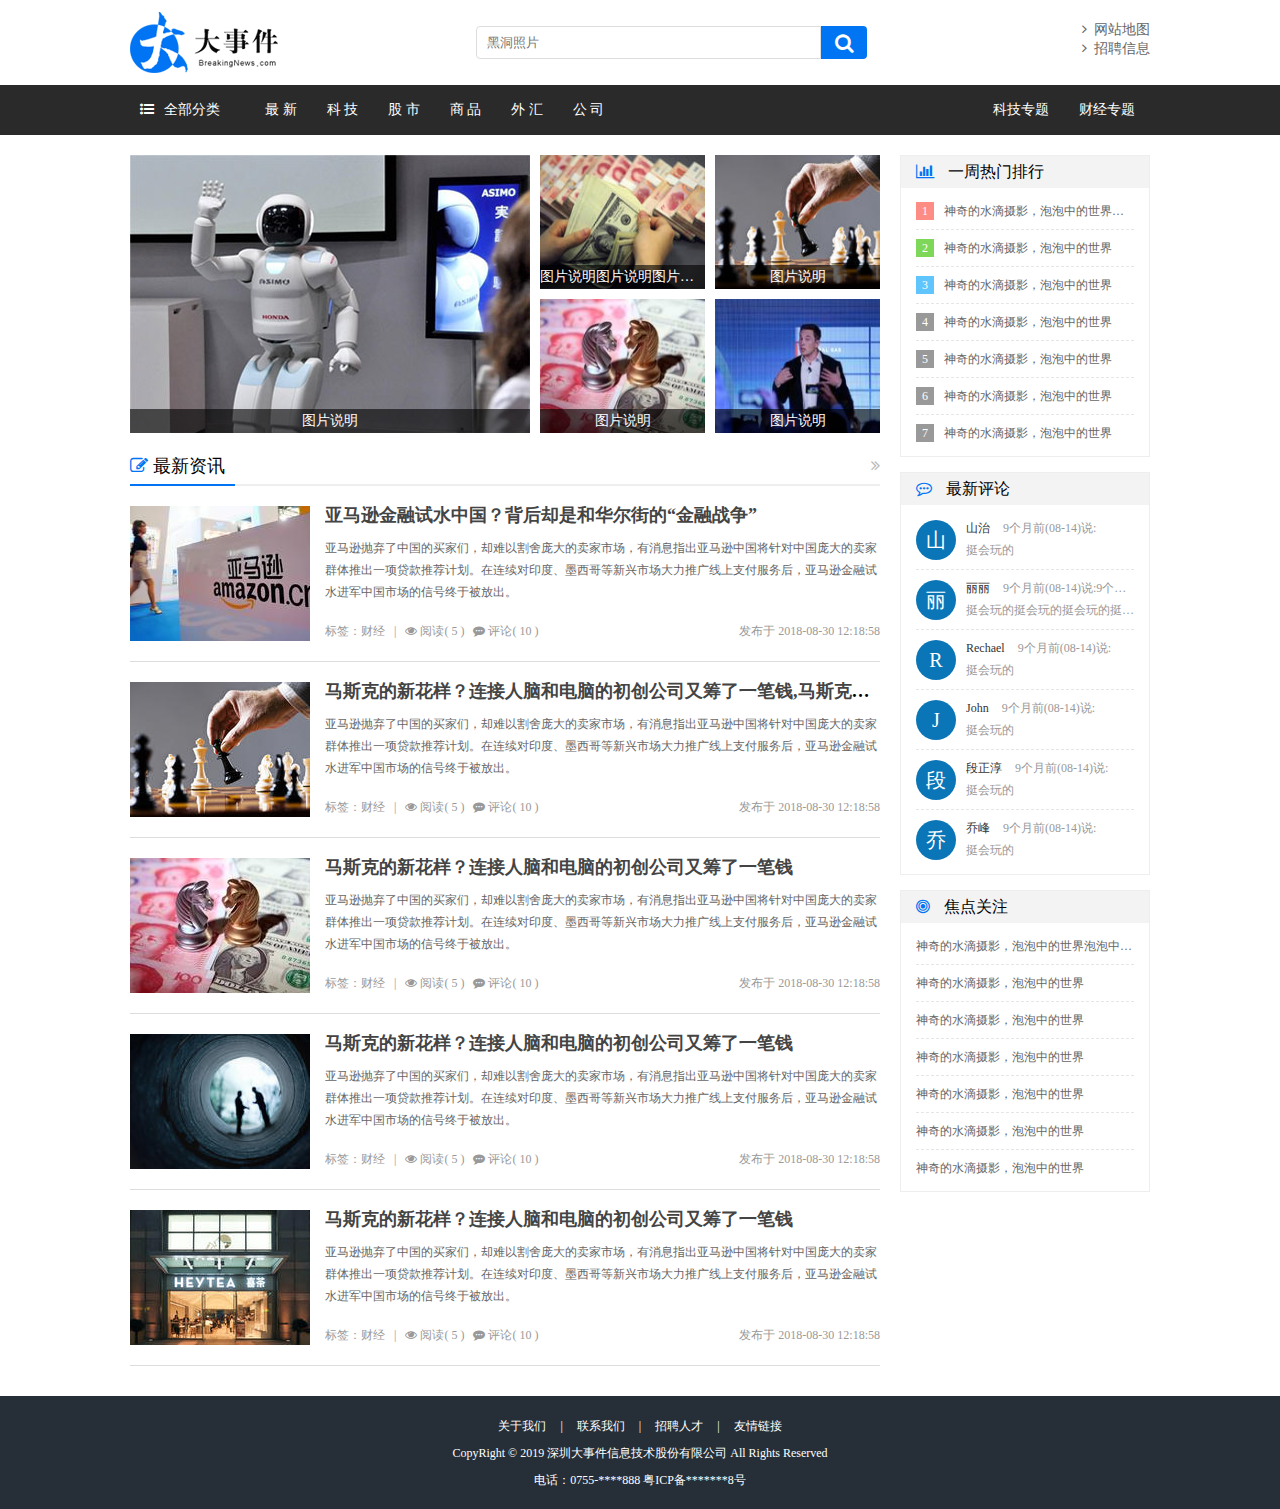
<file: index.html>
<!DOCTYPE html>
<html lang="en">

<head>
    <meta charset="UTF-8">
    <meta name="viewport" content="width=device-width, initial-scale=1.0">
    <meta http-equiv="X-UA-Compatible" content="ie=edge">
    <title>大事件-首页</title>
    <link rel="stylesheet" href="css/reset.css">
    <link rel="stylesheet" href="css/font-awesome.min.css">
    <link rel="stylesheet" href="css/main.css">
</head>

<body>
    <div class="header">
        <a href="#" class="logo fl"><img src="images/logo.png" alt="logo"></a>
        <div class="search_form fl">
            <input type="text" class="search_txt" placeholder="黑洞照片">
            <button class="search_btn"><i class="fa fa-search"></i></button>
        </div>
        <div class="link_info fr">
            <a href="#"><i class="fa fa-angle-right"></i>&nbsp;&nbsp;网站地图</a><br>
            <a href="#"><i class="fa fa-angle-right"></i>&nbsp;&nbsp;招聘信息</a>
        </div>
    </div>

    <div class="menu_con">
        <div class="menu">
            <div class="menu_collapse fl">
                <a href="javascript:;" class="level_one"><i class="fa fa-list-ul"></i>全部分类</a>
                <ul class="level_two">
                    <li class="up"></li>
                    <li><a href="./list.html">最 新</a></li>
                    <li><a href="./list.html">科 技</a></li>
                    <li><a href="./list.html">股 市</a></li>
                    <li><a href="./list.html">商 品</a></li>
                    <li><a href="./list.html">外 汇</a></li>
                    <li><a href="./list.html">公 司</a></li>
                </ul>
            </div>
            <ul class="left_menu fl">
                <li><a href="#">最 新</a></li>
                <li><a href="#">科 技</a></li>
                <li><a href="#">股 市</a></li>
                <li><a href="#">商 品</a></li>
                <li><a href="#">外 汇</a></li>
                <li><a href="#">公 司</a></li>
            </ul>
            <ul class="right_menu fr">
                <li><a href="#">科技专题</a></li>
                <li><a href="#">财经专题</a></li>
            </ul>
        </div>
    </div>

    <div class="main_con clearfix">
        <div class="left_con">
            <ul class="focus_list">
                <li class="first">
                    <a href="#"><img src="images/pic01.jpg" alt=""></a>
                    <p>图片说明</p>
                </li>
                <li>
                    <a href="#"><img src="images/pic02.jpg" alt=""></a>
                    <p>图片说明图片说明图片说明图片说明图片说明图片说明图片说明图片说明图片说明</p>
                </li>
                <li>
                    <a href="#"><img src="images/pic03.jpg" alt=""></a>
                    <p>图片说明</p>
                </li>
                <li>
                    <a href="#"><img src="images/pic05.jpg" alt=""></a>
                    <p>图片说明</p>
                </li>
                <li>
                    <a href="#"><img src="images/pic06.jpg" alt=""></a>
                    <p>图片说明</p>
                </li>
            </ul>

            <div class="common_title">
                <h3><i class="fa fa-edit"></i> 最新资讯</h3>
                <a href="#" class="more"><i class="fa fa-angle-double-right"></i></a>
            </div>

            <div class="common_news">
                <div class="common_news_list">
                    <a href="#" class="list_pic"><img src="images/pic09.jpg" alt=""></a>
                    <h4><a href="#">亚马逊金融试水中国？背后却是和华尔街的“金融战争” </a></h4>
                    <p>亚马逊抛弃了中国的买家们，却难以割舍庞大的卖家市场，有消息指出亚马逊中国将针对中国庞大的卖家群体推出一项贷款推荐计划。在连续对印度、墨西哥等新兴市场大力推广线上支付服务后，亚马逊金融试水进军中国市场的信号终于被放出。
                    </p>
                    <div class="new_info">
                        <span>标签：财经&nbsp;&nbsp;&nbsp;|&nbsp;&nbsp;&nbsp;<i class="fa fa-eye"></i>&nbsp;阅读( 5
                            )&nbsp;&nbsp;&nbsp;<i class="fa fa-commenting"></i>&nbsp;评论( 10 )</span>
                        <b>发布于 2018-08-30 12:18:58</b>
                    </div>
                </div>

                <div class="common_news_list">
                    <a href="#" class="list_pic"><img src="images/pic03.jpg" alt=""></a>
                    <h4><a href="#">马斯克的新花样？连接人脑和电脑的初创公司又筹了一笔钱,马斯克的新花样？连接人脑和电脑的初创公司又筹了一笔钱</a></h4>
                    <p>亚马逊抛弃了中国的买家们，却难以割舍庞大的卖家市场，有消息指出亚马逊中国将针对中国庞大的卖家群体推出一项贷款推荐计划。在连续对印度、墨西哥等新兴市场大力推广线上支付服务后，亚马逊金融试水进军中国市场的信号终于被放出。
                    </p>
                    <div class="new_info">
                        <span>标签：财经&nbsp;&nbsp;&nbsp;|&nbsp;&nbsp;&nbsp;<i class="fa fa-eye"></i>&nbsp;阅读( 5
                            )&nbsp;&nbsp;&nbsp;<i class="fa fa-commenting"></i>&nbsp;评论( 10 )</span>
                        <b>发布于 2018-08-30 12:18:58</b>
                    </div>
                </div>

                <div class="common_news_list">
                    <a href="#" class="list_pic"><img src="images/pic05.jpg" alt=""></a>
                    <h4><a href="#">马斯克的新花样？连接人脑和电脑的初创公司又筹了一笔钱</a></h4>
                    <p>亚马逊抛弃了中国的买家们，却难以割舍庞大的卖家市场，有消息指出亚马逊中国将针对中国庞大的卖家群体推出一项贷款推荐计划。在连续对印度、墨西哥等新兴市场大力推广线上支付服务后，亚马逊金融试水进军中国市场的信号终于被放出。
                    </p>
                    <div class="new_info">
                        <span>标签：财经&nbsp;&nbsp;&nbsp;|&nbsp;&nbsp;&nbsp;<i class="fa fa-eye"></i>&nbsp;阅读( 5
                            )&nbsp;&nbsp;&nbsp;<i class="fa fa-commenting"></i>&nbsp;评论( 10 )</span>
                        <b>发布于 2018-08-30 12:18:58</b>
                    </div>
                </div>

                <div class="common_news_list">
                    <a href="#" class="list_pic"><img src="images/pic07.jpg" alt=""></a>
                    <h4><a href="#">马斯克的新花样？连接人脑和电脑的初创公司又筹了一笔钱</a></h4>
                    <p>亚马逊抛弃了中国的买家们，却难以割舍庞大的卖家市场，有消息指出亚马逊中国将针对中国庞大的卖家群体推出一项贷款推荐计划。在连续对印度、墨西哥等新兴市场大力推广线上支付服务后，亚马逊金融试水进军中国市场的信号终于被放出。
                    </p>
                    <div class="new_info">
                        <span>标签：财经&nbsp;&nbsp;&nbsp;|&nbsp;&nbsp;&nbsp;<i class="fa fa-eye"></i>&nbsp;阅读( 5
                            )&nbsp;&nbsp;&nbsp;<i class="fa fa-commenting"></i>&nbsp;评论( 10 )</span>
                        <b>发布于 2018-08-30 12:18:58</b>
                    </div>
                </div>

                <div class="common_news_list">
                    <a href="#" class="list_pic"><img src="images/pic10.jpg" alt=""></a>
                    <h4><a href="#">马斯克的新花样？连接人脑和电脑的初创公司又筹了一笔钱</a></h4>
                    <p>亚马逊抛弃了中国的买家们，却难以割舍庞大的卖家市场，有消息指出亚马逊中国将针对中国庞大的卖家群体推出一项贷款推荐计划。在连续对印度、墨西哥等新兴市场大力推广线上支付服务后，亚马逊金融试水进军中国市场的信号终于被放出。
                    </p>
                    <div class="new_info">
                        <span>标签：财经&nbsp;&nbsp;&nbsp;|&nbsp;&nbsp;&nbsp;<i class="fa fa-eye"></i>&nbsp;阅读( 5
                            )&nbsp;&nbsp;&nbsp;<i class="fa fa-commenting"></i>&nbsp;评论( 10 )</span>
                        <b>发布于 2018-08-30 12:18:58</b>
                    </div>
                </div>
            </div>

        </div>
        <div class="right_con">
            <div class="common_wrap">
                <h3><i class="fa fa-bar-chart"></i> 一周热门排行</h3>
                <ul class="content_list hotrank_list">
                    <li><span class="first">1</span><a href="#">神奇的水滴摄影，泡泡中的世界泡泡中的世界</a></li>
                    <li><span class="second">2</span><a href="#">神奇的水滴摄影，泡泡中的世界</a></li>
                    <li><span class="third">3</span><a href="#">神奇的水滴摄影，泡泡中的世界</a></li>
                    <li><span>4</span><a href="#">神奇的水滴摄影，泡泡中的世界</a></li>
                    <li><span>5</span><a href="#">神奇的水滴摄影，泡泡中的世界</a></li>
                    <li><span>6</span><a href="#">神奇的水滴摄影，泡泡中的世界</a></li>
                    <li><span>7</span><a href="#">神奇的水滴摄影，泡泡中的世界</a></li>
                </ul>
            </div>
            <div class="common_wrap">
                <h3><i class="fa fa-commenting-o"></i> 最新评论</h3>
                <ul class="content_list comment_list">
                    <li>
                        <span>山</span>
                        <b><em>山治</em> 9个月前(08-14)说:</b>
                        <strong>挺会玩的</strong>
                    </li>
                    <li>
                        <span>丽</span>
                        <b><em>丽丽</em> 9个月前(08-14)说:9个月前(08-14)说:9个月前(08-14)说:</b>
                        <strong>挺会玩的挺会玩的挺会玩的挺会玩的</strong>
                    </li>
                    <li>
                        <span>R</span>
                        <b><em>Rechael</em> 9个月前(08-14)说:</b>
                        <strong>挺会玩的</strong>
                    </li>
                    <li>
                        <span>J</span>
                        <b><em>John</em> 9个月前(08-14)说:</b>
                        <strong>挺会玩的</strong>
                    </li>
                    <li>
                        <span>段</span>
                        <b><em>段正淳</em> 9个月前(08-14)说:</b>
                        <strong>挺会玩的</strong>
                    </li>
                    <li>
                        <span>乔</span>
                        <b><em>乔峰</em> 9个月前(08-14)说:</b>
                        <strong>挺会玩的</strong>
                    </li>
                </ul>
            </div>
            <div class="common_wrap">
                <h3><i class="fa fa-bullseye"></i> 焦点关注</h3>
                <ul class="content_list guanzhu_list">
                    <li><a href="#">神奇的水滴摄影，泡泡中的世界泡泡中的世界</a></li>
                    <li><a href="#">神奇的水滴摄影，泡泡中的世界</a></li>
                    <li><a href="#">神奇的水滴摄影，泡泡中的世界</a></li>
                    <li><a href="#">神奇的水滴摄影，泡泡中的世界</a></li>
                    <li><a href="#">神奇的水滴摄影，泡泡中的世界</a></li>
                    <li><a href="#">神奇的水滴摄影，泡泡中的世界</a></li>
                    <li><a href="#">神奇的水滴摄影，泡泡中的世界</a></li>
                </ul>
            </div>
        </div>
    </div>

    <div class="footer clearfix">
        <div class="foot_link">
            <a href="#">关于我们</a>
            <span>|</span>
            <a href="#">联系我们</a>
            <span>|</span>
            <a href="#">招聘人才</a>
            <span>|</span>
            <a href="#">友情链接</a>
        </div>
        <p>CopyRight © 2019 深圳大事件信息技术股份有限公司 All Rights Reserved</p>
        <p>电话：0755-****888 粤ICP备*******8号</p>
    </div>

    <!-- 导入模板引擎js文件 -->
    <script src="./js/template-web.js"></script>
    <!-- 引入jq文件 -->
    <script src="./js/jquery-1.12.4.min.js"></script>
</body>

</html>
</file>
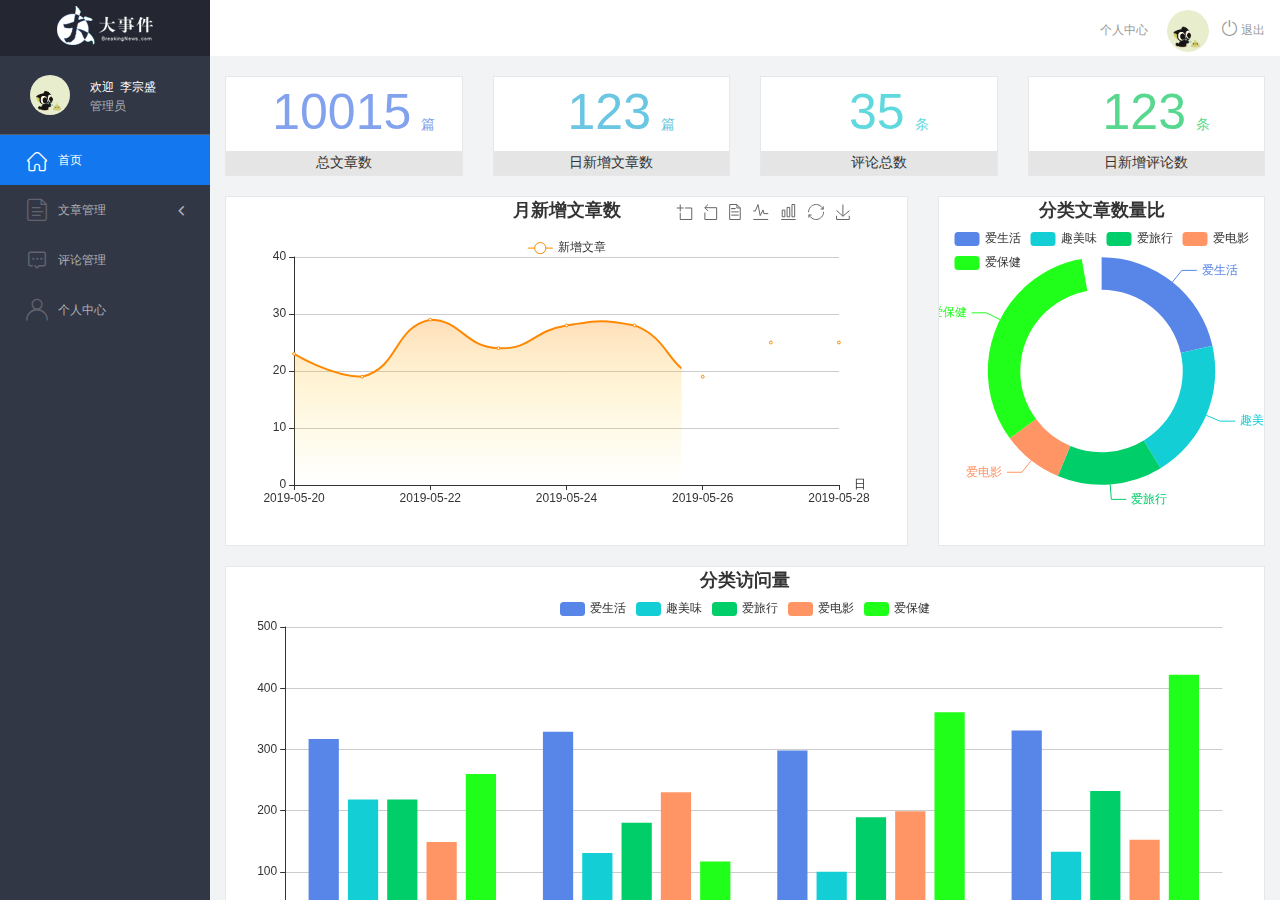
<file: admin/index.html>
<!DOCTYPE html>
<html lang="en">

<head>
    <meta charset="UTF-8">
    <meta name="viewport" content="width=device-width, initial-scale=1.0">
    <meta http-equiv="X-UA-Compatible" content="ie=edge">
    <title>大事件-后台首页</title>
    <link rel="stylesheet" href="./libs/bootstrap/css/bootstrap.min.css">
    <link rel="stylesheet" href="css/reset.css">
    <link rel="stylesheet" href="css/iconfont.css">
    <link rel="stylesheet" href="css/main.css">
    <script src="./libs/jquery-1.12.4.min.js"></script>
    <!-- 导入bootstrap的js文件 -->
    <script src="./libs/bootstrap/js/bootstrap.min.js"></script>
</head>

<body>
    <div class="sider">
        <a href="#" class="logo"><img src="images/logo02.png" alt="logo"></a>
        <div class="user_info">
            <img src="images/2.jpg" alt="person">
            <span>欢迎&nbsp;&nbsp;李宗盛</span>
            <b>管理员</b>
        </div>
        <!-- 左侧导航栏 -->
        <div class="menu">
            <div class="level01 active"><a href="./main_count.html" target="main_frame"><i
                        class="iconfont icon-yidiandiantubiao04"></i><span>首页</span></a></div>
            <div class="level01"><a href="#"><i class="iconfont icon-icon-article"></i><span>文章管理</span><b
                        class="iconfont icon-arrowdownl"></b></a></div>
            <ul class="level02">
                <li><a href="./article_list.html" target="main_frame"><i
                            class="iconfont icon-previewright"></i><span>文章列表</span></a></li>
                <li><a href="./article_edit.html" target="main_frame"><i
                            class="iconfont icon-previewright"></i><span>发表文章</span></a></li>
                <li><a href="./article_category.html" target="main_frame"><i
                            class="iconfont icon-previewright"></i><span>文章类别管理</span></a>
                </li>
            </ul>

            <div class="level01"><a href="./comment_list.html" target="main_frame"><i
                        class="iconfont icon-comment"></i><span>评论管理</span></a></div>
            <div class="level01" id="user"><a href="./user.html" target="main_frame"><i
                        class="iconfont icon-user"></i><span>个人中心</span></a></div>
        </div>
        <!-- 顶部栏 -->
        <div class="header_bar">
            <div class="user_center_link">
                <a href="./user.html" target="main_frame">个人中心</a>
                <img src="images/2.jpg" alt="person">
                <a href="javascript:void(0)" class="logout"><i class="iconfont icon-tuichu"></i> 退出</a>
            </div>
        </div>
        <!-- 右侧主体内容 -->
        <div class="main" id="main_body">
            <iframe name="main_frame" src="../admin/main_count.html" frameborder="0"></iframe>
        </div>
    </div>
    <script>
        // 入口函数
        $(function () {
            // 二级菜单的展开收起
            $('.level01:eq(1)').click(function () {
                $(this).next('.level02').slideToggle();
            })
            // 点击高亮效果
            $('.level01').click(function () {

                // 排他思想
                $(this).addClass('active').siblings('.level01').removeClass('active');
            })
            // 调用获取用户信息接口
            $.ajax({
                // 基地址加接口地址
                // url: 'http://localhost:8080/api/v1/admin/user/info',
                url: BigNew.user_info,
                // headers: {
                //     Authorization: window.localStorage.getItem('token')
                // },
                success: function (backDate) {

                    console.log(backDate)
                    // nickname:username,
                    // 左侧栏更新
                    // 头像
                    $('.user_info>img').attr('src', backDate.data.userPic);
                    // 昵称
                    $('.user_info>span').html(`欢迎  ` + backDate.data.nickname)
                    // 右侧栏更新
                    $('.user_center_link>img').attr('src', backDate.data.userPic);
                },
                // 访问权限
                // error: function (backDate)   
                //     if (backDate.statusText == 'Forbidden') {
                //         alert('请登录')
                //         window.location.href = './login.html';
                //     }
                // }

            })
            // 实现退出功能
            $('.logout').click(function () {
                // 删除存储的token
                localStorage.removeItem('token');
                // 跳转到登录页面
                location.href = './login.html';
            })















        })
    </script>
</body>

</html>
</file>
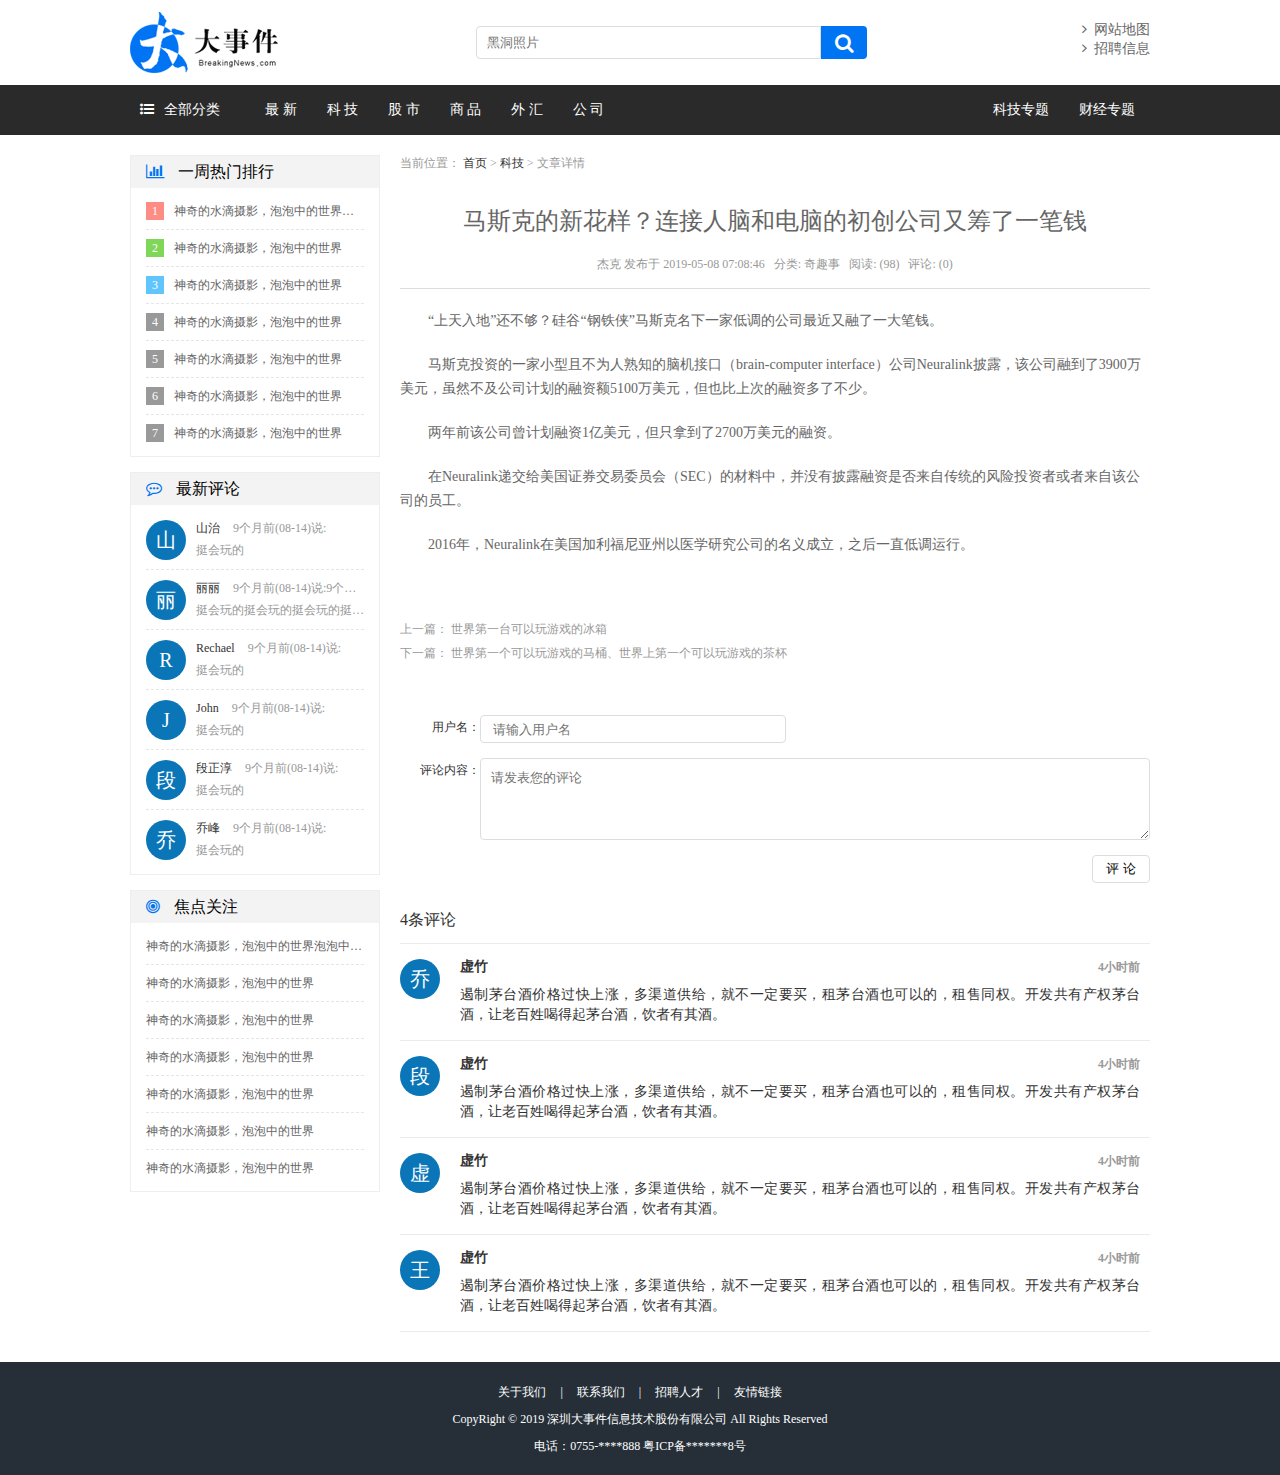
<file: article.html>
<!DOCTYPE html>
<html lang="en">

<head>
    <meta charset="UTF-8">
    <meta name="viewport" content="width=device-width, initial-scale=1.0">
    <meta http-equiv="X-UA-Compatible" content="ie=edge">
    <title>大事件-文章</title>
    <link rel="stylesheet" type="text/css" href="css/reset.css">
    <link rel="stylesheet" href="css/font-awesome.min.css">
    <link rel="stylesheet" type="text/css" href="css/main.css">
</head>

<body>
    <div class="header">
        <a href="#" class="logo fl"><img src="images/logo.png" alt="logo"></a>
        <div class="search_form fl">
            <input type="text" class="search_txt" placeholder="黑洞照片">
            <button class="search_btn"><i class="fa fa-search"></i></button>
        </div>
        <div class="link_info fr">
            <a href="#"><i class="fa fa-angle-right"></i>&nbsp;&nbsp;网站地图</a><br>
            <a href="#"><i class="fa fa-angle-right"></i>&nbsp;&nbsp;招聘信息</a>
        </div>
    </div>

    <div class="menu_con">
        <div class="menu">
            <div class="menu_collapse fl">
                <a href="javascript:;" class="level_one"><i class="fa fa-list-ul"></i>全部分类</a>
                <ul class="level_two">
                    <li class="up"></li>
                    <li><a href="#">最 新</a></li>
                    <li><a href="#">科 技</a></li>
                    <li><a href="#">股 市</a></li>
                    <li><a href="#">商 品</a></li>
                    <li><a href="#">外 汇</a></li>
                    <li><a href="#">公 司</a></li>
                </ul>
            </div>
            <ul class="left_menu fl">
                <li><a href="#">最 新</a></li>
                <li><a href="#">科 技</a></li>
                <li><a href="#">股 市</a></li>
                <li><a href="#">商 品</a></li>
                <li><a href="#">外 汇</a></li>
                <li><a href="#">公 司</a></li>
            </ul>
            <ul class="right_menu fr">
                <li><a href="#">科技专题</a></li>
                <li><a href="#">财经专题</a></li>
            </ul>
        </div>
    </div>

    <div class="main_con clearfix">
        <div class="left_con setfr">
            <div class="breadcrumb">
                当前位置： <a href="#">首页</a> &gt; <a href="#">科技</a> &gt; 文章详情
            </div>
            <h3 class="article_title">马斯克的新花样？连接人脑和电脑的初创公司又筹了一笔钱</h3>
            <div class="article_info">杰克 发布于 2019-05-08 07:08:46&nbsp;&nbsp;&nbsp;分类: 奇趣事&nbsp;&nbsp;&nbsp;阅读:
                (98)&nbsp;&nbsp;&nbsp;评论: (0)</div>
            <div class="article_con">

                <p>“上天入地”还不够？硅谷“钢铁侠”马斯克名下一家低调的公司最近又融了一大笔钱。</p>

                <p>马斯克投资的一家小型且不为人熟知的脑机接口（brain-computer
                    interface）公司Neuralink披露，该公司融到了3900万美元，虽然不及公司计划的融资额5100万美元，但也比上次的融资多了不少。</p>

                <p>两年前该公司曾计划融资1亿美元，但只拿到了2700万美元的融资。</p>

                <p>在Neuralink递交给美国证券交易委员会（SEC）的材料中，并没有披露融资是否来自传统的风险投资者或者来自该公司的员工。</p>

                <p>2016年，Neuralink在美国加利福尼亚州以医学研究公司的名义成立，之后一直低调运行。</p>

            </div>
            <div class="article_links">
                上一篇： <a href="#">世界第一台可以玩游戏的冰箱</a><br>
                下一篇： <a href="#">世界第一个可以玩游戏的马桶、世界上第一个可以玩游戏的茶杯</a>
            </div>

            <form action="" class="comment_form">
                <div class="form_group">
                    <label>用户名：</label>
                    <input type="text" placeholder="请输入用户名" class="comment_name">
                </div>
                <div class="form_group">
                    <label>评论内容：</label>
                    <textarea placeholder="请发表您的评论" class="comment_input"></textarea>
                </div>
                <div class="form_group">
                    <input type="submit" name="" value="评 论" class="comment_sub"></div>
            </form>

            <div class="comment_count">
                4条评论
            </div>

            <div class="comment_list_con">
                <div class="comment_detail_list">
                    <div class="person_pic fl">乔</div>
                    <div class="name_time fl"><b>虚竹</b><span>4小时前</span></div>
                    <div class="comment_text fl">
                        遏制茅台酒价格过快上涨，多渠道供给，就不一定要买，租茅台酒也可以的，租售同权。开发共有产权茅台酒，让老百姓喝得起茅台酒，饮者有其酒。
                    </div>
                </div>
                <div class="comment_detail_list">
                    <div class="person_pic fl">段</div>
                    <div class="name_time fl"><b>虚竹</b><span>4小时前</span></div>
                    <div class="comment_text fl">
                        遏制茅台酒价格过快上涨，多渠道供给，就不一定要买，租茅台酒也可以的，租售同权。开发共有产权茅台酒，让老百姓喝得起茅台酒，饮者有其酒。
                    </div>
                </div>
                <div class="comment_detail_list">
                    <div class="person_pic fl">虚</div>
                    <div class="name_time fl"><b>虚竹</b><span>4小时前</span></div>
                    <div class="comment_text fl">
                        遏制茅台酒价格过快上涨，多渠道供给，就不一定要买，租茅台酒也可以的，租售同权。开发共有产权茅台酒，让老百姓喝得起茅台酒，饮者有其酒。
                    </div>
                </div>
                <div class="comment_detail_list">
                    <div class="person_pic fl">王</div>
                    <div class="name_time fl"><b>虚竹</b><span>4小时前</span></div>
                    <div class="comment_text fl">
                        遏制茅台酒价格过快上涨，多渠道供给，就不一定要买，租茅台酒也可以的，租售同权。开发共有产权茅台酒，让老百姓喝得起茅台酒，饮者有其酒。
                    </div>
                </div>
            </div>
        </div>
        <div class="right_con setfl">
            <div class="common_wrap">
                <h3><i class="fa fa-bar-chart"></i> 一周热门排行</h3>
                <ul class="content_list">
                    <li><span class="first">1</span><a href="#">神奇的水滴摄影，泡泡中的世界泡泡中的世界</a></li>
                    <li><span class="second">2</span><a href="#">神奇的水滴摄影，泡泡中的世界</a></li>
                    <li><span class="third">3</span><a href="#">神奇的水滴摄影，泡泡中的世界</a></li>
                    <li><span>4</span><a href="#">神奇的水滴摄影，泡泡中的世界</a></li>
                    <li><span>5</span><a href="#">神奇的水滴摄影，泡泡中的世界</a></li>
                    <li><span>6</span><a href="#">神奇的水滴摄影，泡泡中的世界</a></li>
                    <li><span>7</span><a href="#">神奇的水滴摄影，泡泡中的世界</a></li>
                </ul>
            </div>
            <div class="common_wrap">
                <h3><i class="fa fa-commenting-o"></i> 最新评论</h3>
                <ul class="content_list comment_list">
                    <li>
                        <span>山</span>
                        <b><em>山治</em> 9个月前(08-14)说:</b>
                        <strong>挺会玩的</strong>
                    </li>
                    <li>
                        <span>丽</span>
                        <b><em>丽丽</em> 9个月前(08-14)说:9个月前(08-14)说:9个月前(08-14)说:</b>
                        <strong>挺会玩的挺会玩的挺会玩的挺会玩的</strong>
                    </li>
                    <li>
                        <span>R</span>
                        <b><em>Rechael</em> 9个月前(08-14)说:</b>
                        <strong>挺会玩的</strong>
                    </li>
                    <li>
                        <span>J</span>
                        <b><em>John</em> 9个月前(08-14)说:</b>
                        <strong>挺会玩的</strong>
                    </li>
                    <li>
                        <span>段</span>
                        <b><em>段正淳</em> 9个月前(08-14)说:</b>
                        <strong>挺会玩的</strong>
                    </li>
                    <li>
                        <span>乔</span>
                        <b><em>乔峰</em> 9个月前(08-14)说:</b>
                        <strong>挺会玩的</strong>
                    </li>
                </ul>
            </div>
            <div class="common_wrap">
                <h3><i class="fa fa-bullseye"></i> 焦点关注</h3>
                <ul class="content_list guanzhu_list">
                    <li><a href="#">神奇的水滴摄影，泡泡中的世界泡泡中的世界</a></li>
                    <li><a href="#">神奇的水滴摄影，泡泡中的世界</a></li>
                    <li><a href="#">神奇的水滴摄影，泡泡中的世界</a></li>
                    <li><a href="#">神奇的水滴摄影，泡泡中的世界</a></li>
                    <li><a href="#">神奇的水滴摄影，泡泡中的世界</a></li>
                    <li><a href="#">神奇的水滴摄影，泡泡中的世界</a></li>
                    <li><a href="#">神奇的水滴摄影，泡泡中的世界</a></li>
                </ul>
            </div>
        </div>
    </div>

    <div class="footer clearfix">
        <div class="foot_link">
            <a href="#">关于我们</a>
            <span>|</span>
            <a href="#">联系我们</a>
            <span>|</span>
            <a href="#">招聘人才</a>
            <span>|</span>
            <a href="#">友情链接</a>
        </div>
        <p>CopyRight © 2019 深圳大事件信息技术股份有限公司 All Rights Reserved</p>
        <p>电话：0755-****888 粤ICP备*******8号</p>
    </div>

    <!-- 引入模板引擎js文件 -->
    <script src="./js/template-web.js"></script>
    <script src="./js/jquery-1.12.4.min.js"></script>

</body>

</html>
</file>
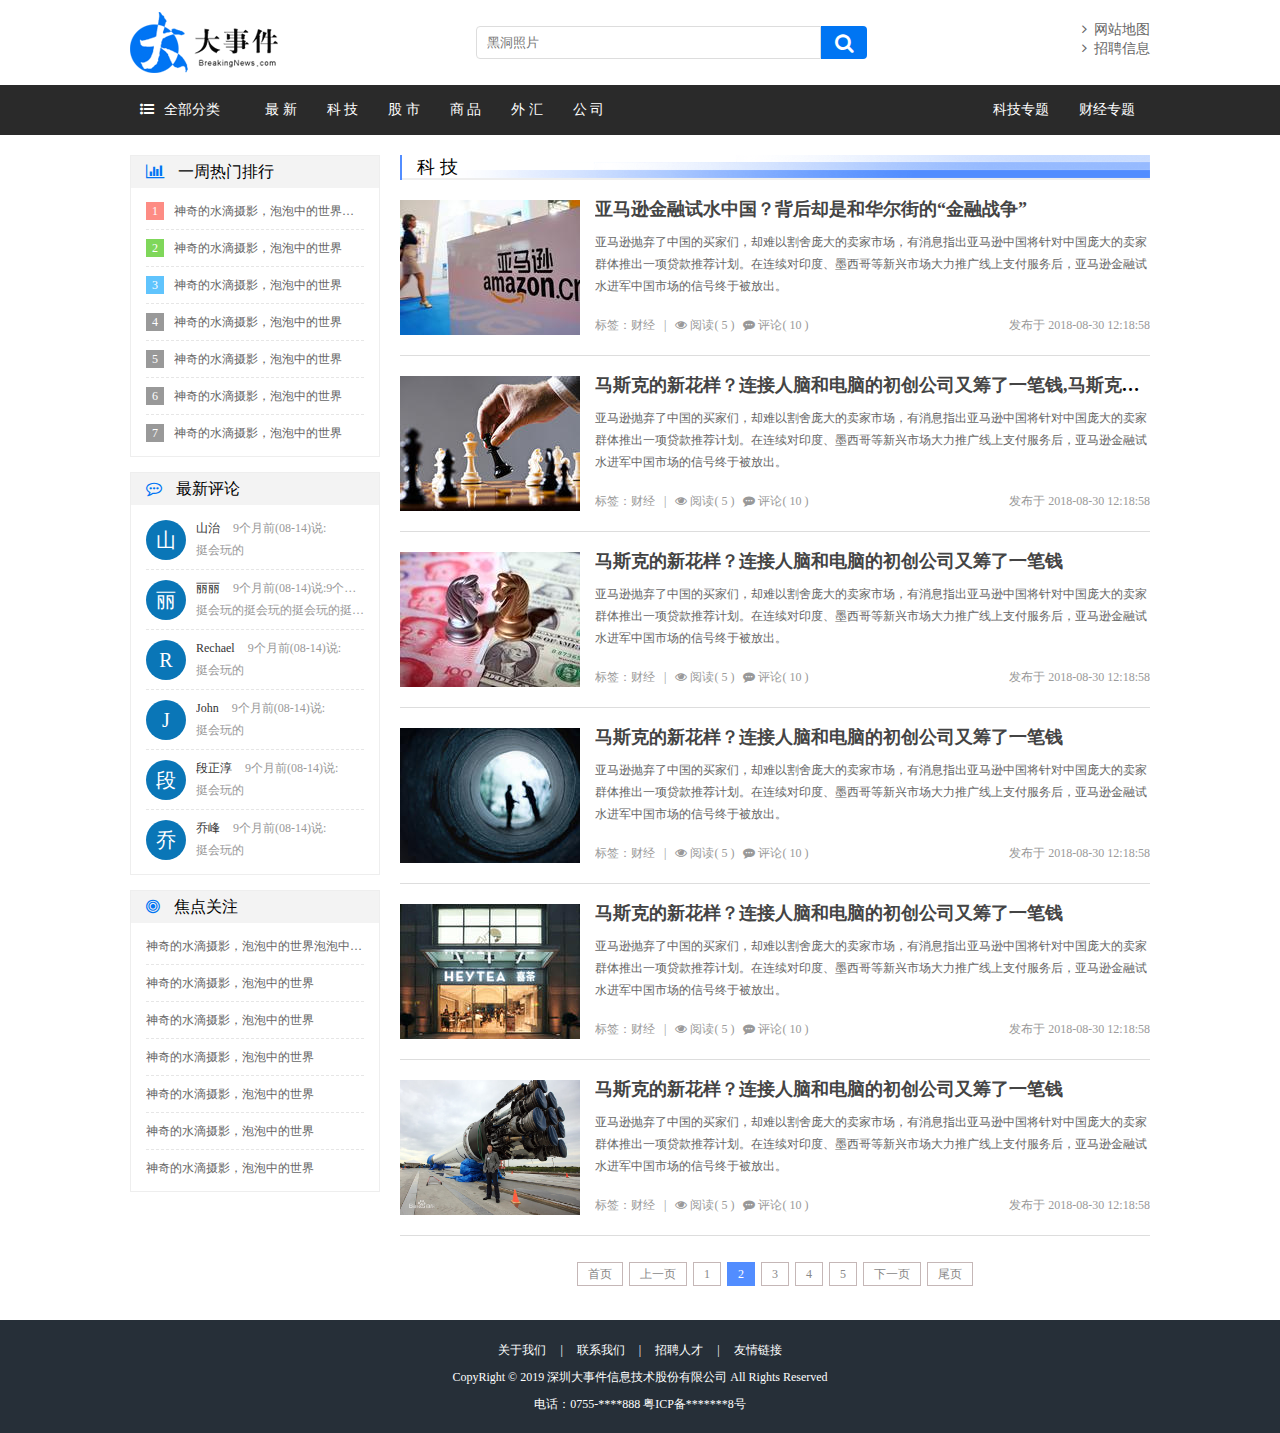
<file: list.html>
<!DOCTYPE html>
<html lang="en">

<head>
    <meta charset="UTF-8">
    <meta name="viewport" content="width=device-width, initial-scale=1.0">
    <meta http-equiv="X-UA-Compatible" content="ie=edge">
    <title>大事件-列表页</title>
    <link rel="stylesheet" type="text/css" href="css/reset.css">
    <link rel="stylesheet" href="css/font-awesome.min.css">
    <link rel="stylesheet" type="text/css" href="css/jquery.pagination.css">
    <link rel="stylesheet" type="text/css" href="css/main.css">
    <script type="text/javascript" src="js/jquery-1.12.4.min.js"></script>
    <script type="text/javascript" src="js/jquery.pagination.min.js"></script>
</head>

<body>
    <div class="header">
        <a href="#" class="logo fl"><img src="images/logo.png" alt="logo"></a>
        <div class="search_form fl">
            <input type="text" class="search_txt" placeholder="黑洞照片">
            <button class="search_btn"><i class="fa fa-search"></i></button>
        </div>
        <div class="link_info fr">
            <a href="#"><i class="fa fa-angle-right"></i>&nbsp;&nbsp;网站地图</a><br>
            <a href="#"><i class="fa fa-angle-right"></i>&nbsp;&nbsp;招聘信息</a>
        </div>
    </div>

    <div class="menu_con">
        <div class="menu">
            <div class="menu_collapse fl">
                <a href="javascript:;" class="level_one"><i class="fa fa-list-ul"></i>全部分类</a>
                <ul class="level_two">
                    <li class="up"></li>
                    <li><a href="#">最 新</a></li>
                    <li><a href="#">科 技</a></li>
                    <li><a href="#">股 市</a></li>
                    <li><a href="#">商 品</a></li>
                    <li><a href="#">外 汇</a></li>
                    <li><a href="#">公 司</a></li>
                </ul>
            </div>
            <ul class="left_menu fl">
                <li><a href="#">最 新</a></li>
                <li><a href="#">科 技</a></li>
                <li><a href="#">股 市</a></li>
                <li><a href="#">商 品</a></li>
                <li><a href="#">外 汇</a></li>
                <li><a href="#">公 司</a></li>
            </ul>
            <ul class="right_menu fr">
                <li><a href="#">科技专题</a></li>
                <li><a href="#">财经专题</a></li>
            </ul>
        </div>
    </div>

    <div class="main_con clearfix">
        <div class="left_con setfr">

            <div class="list_title">
                <h3>科 技</h3>
            </div>

            <div class="common_news_list">
                <a href="#" class="list_pic"><img src="images/pic09.jpg" alt=""></a>
                <h4><a href="#">亚马逊金融试水中国？背后却是和华尔街的“金融战争” </a></h4>
                <p>亚马逊抛弃了中国的买家们，却难以割舍庞大的卖家市场，有消息指出亚马逊中国将针对中国庞大的卖家群体推出一项贷款推荐计划。在连续对印度、墨西哥等新兴市场大力推广线上支付服务后，亚马逊金融试水进军中国市场的信号终于被放出。
                </p>
                <div class="new_info">
                    <span>标签：财经&nbsp;&nbsp;&nbsp;|&nbsp;&nbsp;&nbsp;<i class="fa fa-eye"></i>&nbsp;阅读( 5
                        )&nbsp;&nbsp;&nbsp;<i class="fa fa-commenting"></i>&nbsp;评论( 10 )</span>
                    <b>发布于 2018-08-30 12:18:58</b>
                </div>
            </div>

            <div class="common_news_list">
                <a href="#" class="list_pic"><img src="images/pic03.jpg" alt=""></a>
                <h4><a href="#">马斯克的新花样？连接人脑和电脑的初创公司又筹了一笔钱,马斯克的新花样？连接人脑和电脑的初创公司又筹了一笔钱</a></h4>
                <p>亚马逊抛弃了中国的买家们，却难以割舍庞大的卖家市场，有消息指出亚马逊中国将针对中国庞大的卖家群体推出一项贷款推荐计划。在连续对印度、墨西哥等新兴市场大力推广线上支付服务后，亚马逊金融试水进军中国市场的信号终于被放出。
                </p>
                <div class="new_info">
                    <span>标签：财经&nbsp;&nbsp;&nbsp;|&nbsp;&nbsp;&nbsp;<i class="fa fa-eye"></i>&nbsp;阅读( 5
                        )&nbsp;&nbsp;&nbsp;<i class="fa fa-commenting"></i>&nbsp;评论( 10 )</span>
                    <b>发布于 2018-08-30 12:18:58</b>
                </div>
            </div>

            <div class="common_news_list">
                <a href="#" class="list_pic"><img src="images/pic05.jpg" alt=""></a>
                <h4><a href="#">马斯克的新花样？连接人脑和电脑的初创公司又筹了一笔钱</a></h4>
                <p>亚马逊抛弃了中国的买家们，却难以割舍庞大的卖家市场，有消息指出亚马逊中国将针对中国庞大的卖家群体推出一项贷款推荐计划。在连续对印度、墨西哥等新兴市场大力推广线上支付服务后，亚马逊金融试水进军中国市场的信号终于被放出。
                </p>
                <div class="new_info">
                    <span>标签：财经&nbsp;&nbsp;&nbsp;|&nbsp;&nbsp;&nbsp;<i class="fa fa-eye"></i>&nbsp;阅读( 5
                        )&nbsp;&nbsp;&nbsp;<i class="fa fa-commenting"></i>&nbsp;评论( 10 )</span>
                    <b>发布于 2018-08-30 12:18:58</b>
                </div>
            </div>

            <div class="common_news_list">
                <a href="#" class="list_pic"><img src="images/pic07.jpg" alt=""></a>
                <h4><a href="#">马斯克的新花样？连接人脑和电脑的初创公司又筹了一笔钱</a></h4>
                <p>亚马逊抛弃了中国的买家们，却难以割舍庞大的卖家市场，有消息指出亚马逊中国将针对中国庞大的卖家群体推出一项贷款推荐计划。在连续对印度、墨西哥等新兴市场大力推广线上支付服务后，亚马逊金融试水进军中国市场的信号终于被放出。
                </p>
                <div class="new_info">
                    <span>标签：财经&nbsp;&nbsp;&nbsp;|&nbsp;&nbsp;&nbsp;<i class="fa fa-eye"></i>&nbsp;阅读( 5
                        )&nbsp;&nbsp;&nbsp;<i class="fa fa-commenting"></i>&nbsp;评论( 10 )</span>
                    <b>发布于 2018-08-30 12:18:58</b>
                </div>
            </div>

            <div class="common_news_list">
                <a href="#" class="list_pic"><img src="images/pic10.jpg" alt=""></a>
                <h4><a href="#">马斯克的新花样？连接人脑和电脑的初创公司又筹了一笔钱</a></h4>
                <p>亚马逊抛弃了中国的买家们，却难以割舍庞大的卖家市场，有消息指出亚马逊中国将针对中国庞大的卖家群体推出一项贷款推荐计划。在连续对印度、墨西哥等新兴市场大力推广线上支付服务后，亚马逊金融试水进军中国市场的信号终于被放出。
                </p>
                <div class="new_info">
                    <span>标签：财经&nbsp;&nbsp;&nbsp;|&nbsp;&nbsp;&nbsp;<i class="fa fa-eye"></i>&nbsp;阅读( 5
                        )&nbsp;&nbsp;&nbsp;<i class="fa fa-commenting"></i>&nbsp;评论( 10 )</span>
                    <b>发布于 2018-08-30 12:18:58</b>
                </div>
            </div>

            <div class="common_news_list">
                <a href="#" class="list_pic"><img src="images/pic04.jpg" alt=""></a>
                <h4><a href="#">马斯克的新花样？连接人脑和电脑的初创公司又筹了一笔钱</a></h4>
                <p>亚马逊抛弃了中国的买家们，却难以割舍庞大的卖家市场，有消息指出亚马逊中国将针对中国庞大的卖家群体推出一项贷款推荐计划。在连续对印度、墨西哥等新兴市场大力推广线上支付服务后，亚马逊金融试水进军中国市场的信号终于被放出。
                </p>
                <div class="new_info">
                    <span>标签：财经&nbsp;&nbsp;&nbsp;|&nbsp;&nbsp;&nbsp;<i class="fa fa-eye"></i>&nbsp;阅读( 5
                        )&nbsp;&nbsp;&nbsp;<i class="fa fa-commenting"></i>&nbsp;评论( 10 )</span>
                    <b>发布于 2018-08-30 12:18:58</b>
                </div>
            </div>

            <div id="pagination" class="page"></div>
            <script>
                $(function () {
                    $("#pagination").pagination({
                        currentPage: 2,
                        totalPage: 8,
                        callback: function (current) {
                            alert('ok!');
                        }
                    });
                });
            </script>

        </div>
        <div class="right_con setfl">
            <div class="common_wrap">
                <h3><i class="fa fa-bar-chart"></i> 一周热门排行</h3>
                <ul class="content_list">
                    <li><span class="first">1</span><a href="#">神奇的水滴摄影，泡泡中的世界泡泡中的世界</a></li>
                    <li><span class="second">2</span><a href="#">神奇的水滴摄影，泡泡中的世界</a></li>
                    <li><span class="third">3</span><a href="#">神奇的水滴摄影，泡泡中的世界</a></li>
                    <li><span>4</span><a href="#">神奇的水滴摄影，泡泡中的世界</a></li>
                    <li><span>5</span><a href="#">神奇的水滴摄影，泡泡中的世界</a></li>
                    <li><span>6</span><a href="#">神奇的水滴摄影，泡泡中的世界</a></li>
                    <li><span>7</span><a href="#">神奇的水滴摄影，泡泡中的世界</a></li>
                </ul>
            </div>
            <div class="common_wrap">
                <h3><i class="fa fa-commenting-o"></i> 最新评论</h3>
                <ul class="content_list comment_list">
                    <li>
                        <span>山</span>
                        <b><em>山治</em> 9个月前(08-14)说:</b>
                        <strong>挺会玩的</strong>
                    </li>
                    <li>
                        <span>丽</span>
                        <b><em>丽丽</em> 9个月前(08-14)说:9个月前(08-14)说:9个月前(08-14)说:</b>
                        <strong>挺会玩的挺会玩的挺会玩的挺会玩的</strong>
                    </li>
                    <li>
                        <span>R</span>
                        <b><em>Rechael</em> 9个月前(08-14)说:</b>
                        <strong>挺会玩的</strong>
                    </li>
                    <li>
                        <span>J</span>
                        <b><em>John</em> 9个月前(08-14)说:</b>
                        <strong>挺会玩的</strong>
                    </li>
                    <li>
                        <span>段</span>
                        <b><em>段正淳</em> 9个月前(08-14)说:</b>
                        <strong>挺会玩的</strong>
                    </li>
                    <li>
                        <span>乔</span>
                        <b><em>乔峰</em> 9个月前(08-14)说:</b>
                        <strong>挺会玩的</strong>
                    </li>
                </ul>
            </div>
            <div class="common_wrap">
                <h3><i class="fa fa-bullseye"></i> 焦点关注</h3>
                <ul class="content_list guanzhu_list">
                    <li><a href="#">神奇的水滴摄影，泡泡中的世界泡泡中的世界</a></li>
                    <li><a href="#">神奇的水滴摄影，泡泡中的世界</a></li>
                    <li><a href="#">神奇的水滴摄影，泡泡中的世界</a></li>
                    <li><a href="#">神奇的水滴摄影，泡泡中的世界</a></li>
                    <li><a href="#">神奇的水滴摄影，泡泡中的世界</a></li>
                    <li><a href="#">神奇的水滴摄影，泡泡中的世界</a></li>
                    <li><a href="#">神奇的水滴摄影，泡泡中的世界</a></li>
                </ul>
            </div>
        </div>
    </div>

    <div class="footer clearfix">
        <div class="foot_link">
            <a href="#">关于我们</a>
            <span>|</span>
            <a href="#">联系我们</a>
            <span>|</span>
            <a href="#">招聘人才</a>
            <span>|</span>
            <a href="#">友情链接</a>
        </div>
        <p>CopyRight © 2019 深圳大事件信息技术股份有限公司 All Rights Reserved</p>
        <p>电话：0755-****888 粤ICP备*******8号</p>
    </div>
    <!-- 导包template -->
    <script src="./js/template-web.js"></script>
</body>

</html>
</file>
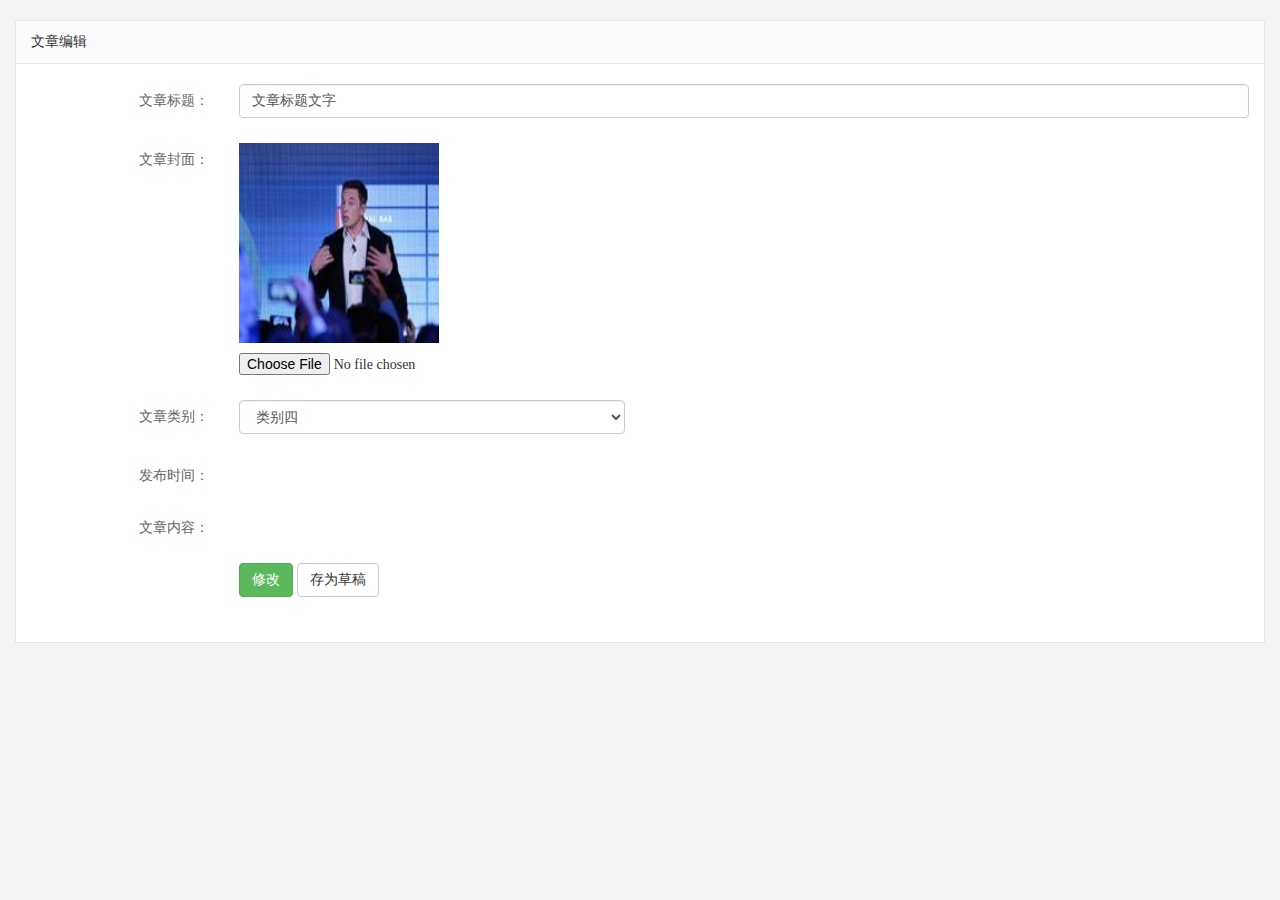
<file: admin/article_edit.html>
<!DOCTYPE html>
<html lang="en">

<head>
    <meta charset="UTF-8">
    <meta name="viewport" content="width=device-width, initial-scale=1.0">
    <meta http-equiv="X-UA-Compatible" content="ie=edge">
    <title>文章列表</title>
    <link rel="stylesheet" href="./libs/bootstrap/css/bootstrap.min.css">
    <link rel="stylesheet" href="css/reset.css">
    <link rel="stylesheet" href="css/iconfont.css">
    <link rel="stylesheet" href="css/main.css">
    <!-- jq -->
    <script src="./libs/jquery-1.12.4.min.js"></script>
    <!-- 模板引擎 -->
    <script src="./libs/template-web.js"></script>
</head>

<body>
    <div class="container-fluid">
        <div class="common_title">
            文章编辑
        </div>
        <div class="container-fluid common_con">
            <form class="form-horizontal article_form" id="form">
                <div class="form-group">
                    <label for="inputTitle" class="col-sm-2 control-label">文章标题：</label>
                    <div class="col-sm-10">
                        <input type="text" name="title" class="form-control title" id="inputTitle" value="文章标题文字">
                    </div>
                </div>
                <div class="form-group">
                    <label for="inputCover" class="col-sm-2 control-label">文章封面：</label>
                    <div class="col-sm-10">
                        <img src="images/pic06.jpg" class="article_cover">
                        <input name="cover" type="file" id="inputCover">
                    </div>
                </div>
                <div class="form-group">
                    <label for="inputCategory" class="col-sm-2 control-label">文章类别：</label>
                    <div class="col-sm-4">
                        <select class="form-control category" name="categoryId">
                            <option>类别一</option>
                            <option>类别二</option>
                            <option>类别三</option>
                            <option selected>类别四</option>
                            <option>类别五</option>
                        </select>
                    </div>
                </div>
                <div class="form-group">
                    <label class="col-sm-2 control-label">发布时间：</label>
                    <div class="col-sm-4">
                    </div>
                </div>
                <div class="form-group">
                    <label for="inputEmail3" class="col-sm-2 control-label">文章内容：</label>
                    <div class="col-sm-10">
                    </div>
                </div>
                <div class="form-group">
                    <div class="col-sm-offset-2 col-sm-10">
                        <button type="submit" class="btn btn-success btn-edit">修改</button>
                        <button type="submit" class="btn btn-default btn-draft">存为草稿</button>
                    </div>
                </div>
            </form>
        </div>
    </div>
</body>

</html>
</file>
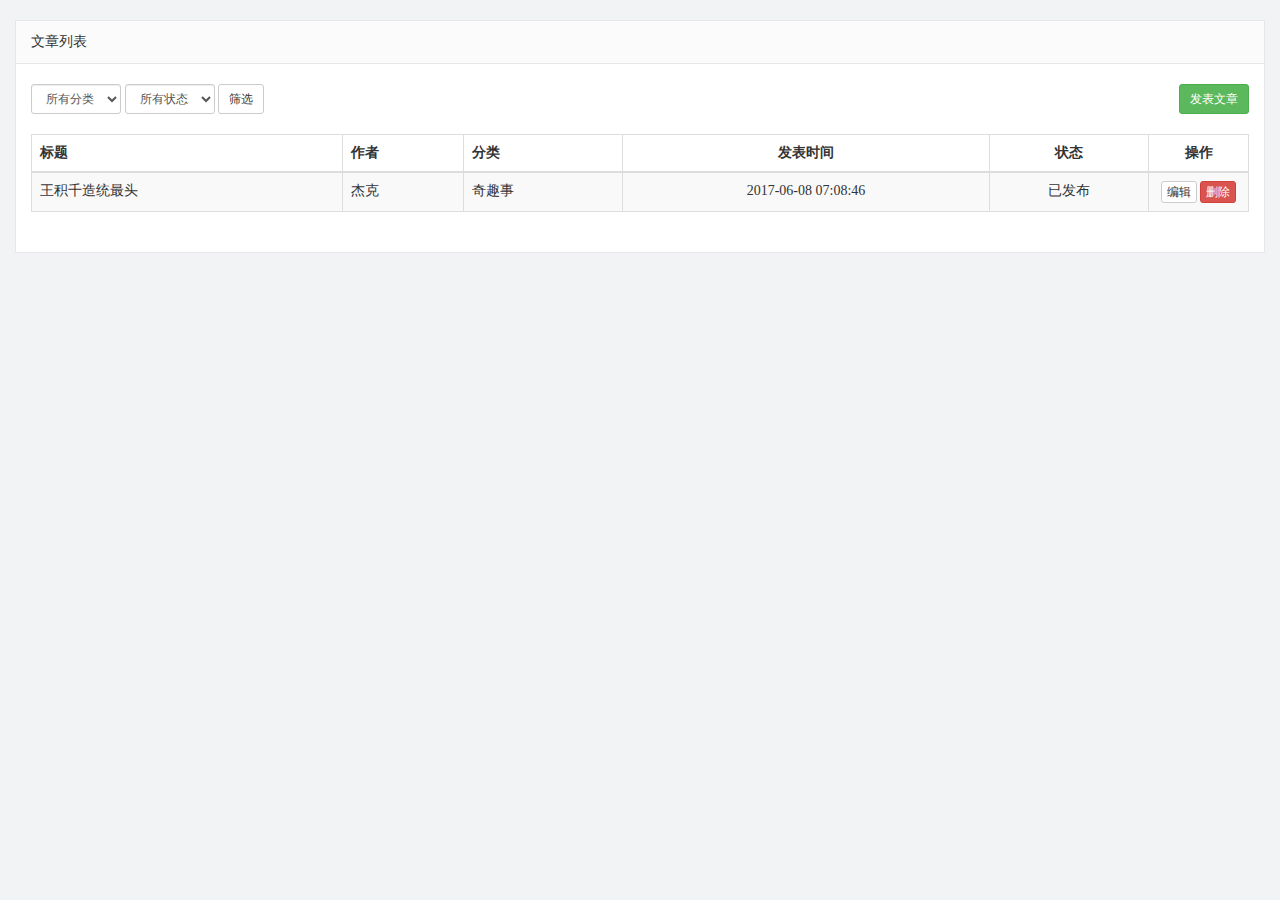
<file: admin/article_list.html>
<!DOCTYPE html>
<html lang="en">

<head>
    <meta charset="UTF-8">
    <meta name="viewport" content="width=device-width, initial-scale=1.0">
    <meta http-equiv="X-UA-Compatible" content="ie=edge">
    <title>文章列表</title>
    <link rel="stylesheet" href="./libs/bootstrap/css/bootstrap.min.css">
    <link rel="stylesheet" href="./css/reset.css">
    <link rel="stylesheet" href="./css/iconfont.css">
    <link rel="stylesheet" href="./css/main.css">
    <script src="./libs/jquery-1.12.4.min.js"></script>
    <!-- 引入模板引擎js文件 -->
    <script src="./libs/template-web.js"></script>
</head>

<body>
    <div class="container-fluid">
        <div class="common_title">
            文章列表
        </div>
        <div class="container-fluid common_con">
            <div class="row opt_btns">
                <div class="col-xs-6">
                    <form class="form-inline">
                        <select id="selCategory" name="" class="form-control input-sm">
                            <option value="">所有分类</option>
                            <option>未分类</option>
                            <option>奇趣事</option>
                            <option>会生活</option>
                            <option>爱旅行</option>
                        </select>
                        <select id="selStatus" name="" class="form-control input-sm">
                            <option value="">所有状态</option>
                            <option value="草稿">草稿</option>
                            <option value="已发布">已发布</option>
                        </select>
                        <button id="btnSearch" class="btn btn-default btn-sm">筛选</button>
                    </form>
                </div>
                <div class="col-xs-6">
                    <a href="article_release.html" class="btn btn-success btn-sm pull-right" id="release_btn">发表文章</a>
                </div>
            </div>
            <table class="table table-striped table-bordered table-hover mp20">
                <thead>
                    <tr>
                        <th>标题</th>
                        <th>作者</th>
                        <th>分类</th>
                        <th class="text-center">发表时间</th>
                        <th class="text-center">状态</th>
                        <th class="text-center" width="100">操作</th>
                    </tr>
                </thead>
                <tbody>
                    <tr>
                        <td>王积千造统最头</td>
                        <td>杰克</td>
                        <td>奇趣事</td>
                        <td class="text-center">2017-06-08 07:08:46</td>
                        <td class="text-center">已发布</td>
                        <td class="text-center">
                            <a href="article_edit.html" class="btn btn-default btn-xs">编辑</a>
                            <a href="javascript:void(0);" class="btn btn-danger btn-xs delete">删除</a>
                        </td>
                    </tr>
                </tbody>
            </table>
            <div class="row text-center">
            </div>
        </div>
    </div>
</body>

</html>
</file>
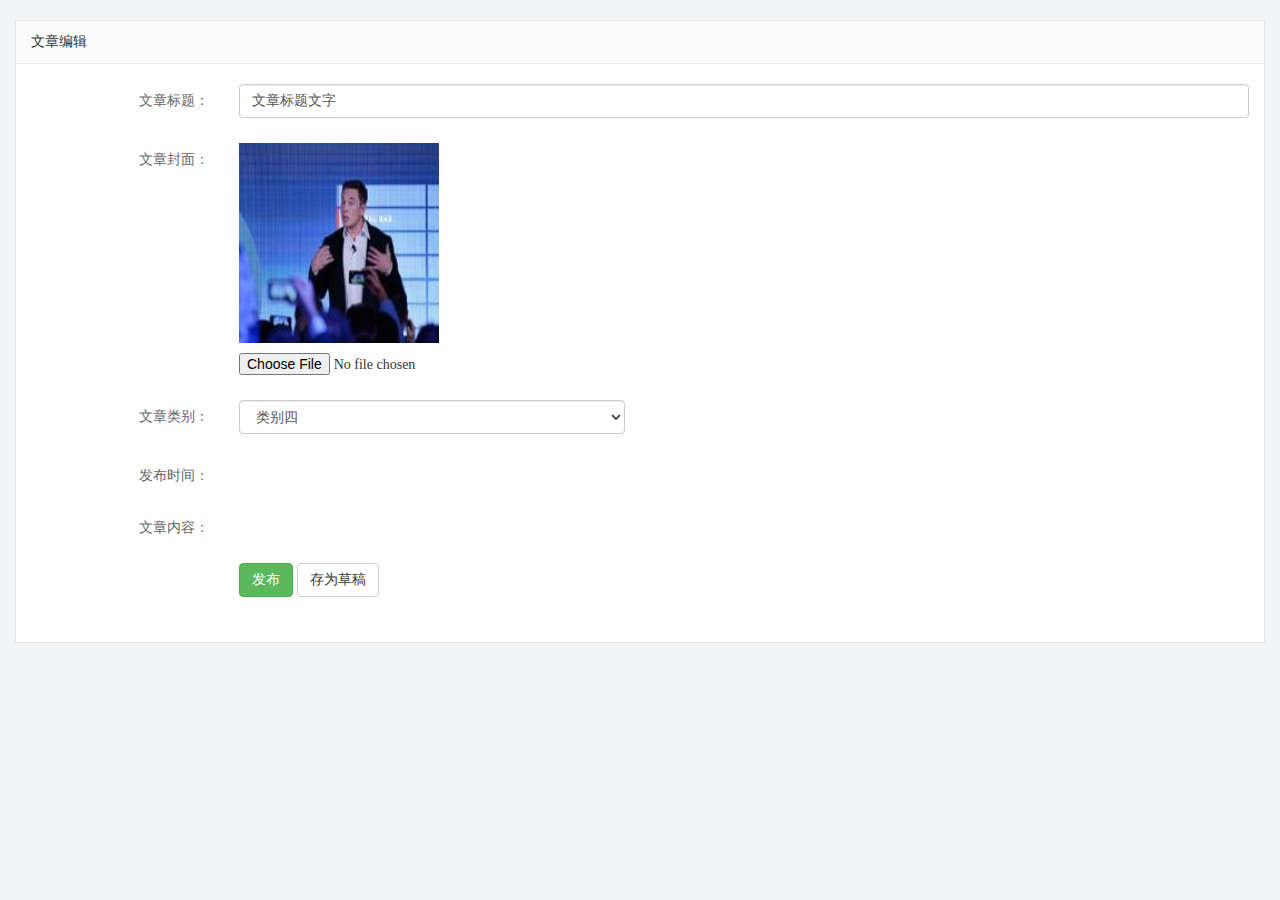
<file: admin/article_release.html>
<!DOCTYPE html>
<html lang="en">

<head>
    <meta charset="UTF-8">
    <meta name="viewport" content="width=device-width, initial-scale=1.0">
    <meta http-equiv="X-UA-Compatible" content="ie=edge">
    <title>文章列表</title>
    <link rel="stylesheet" href="./libs/bootstrap/css/bootstrap.min.css">
    <link rel="stylesheet" href="css/reset.css">
    <link rel="stylesheet" href="css/iconfont.css">
    <link rel="stylesheet" href="css/main.css">
    <!-- jq -->
    <script src="./libs/jquery-1.12.4.min.js"></script>
    <!-- 模板引擎 -->
    <script src="./libs/template-web.js"></script>
</head>

<body>
    <div class="container-fluid">
        <div class="common_title">
            文章编辑
        </div>
        <div class="container-fluid common_con">
            <form class="form-horizontal article_form" id="form">
                <div class="form-group">
                    <label for="inputTitle" class="col-sm-2 control-label">文章标题：</label>
                    <div class="col-sm-10">
                        <input type="text" name="title" class="form-control title" id="inputTitle" value="文章标题文字">
                    </div>
                </div>
                <div class="form-group">
                    <label for="inputCover" class="col-sm-2 control-label">文章封面：</label>
                    <div class="col-sm-10">
                        <img src="images/pic06.jpg" class="article_cover">
                        <input name="cover" type="file" id="inputCover">
                    </div>
                </div>
                <div class="form-group">
                    <label for="inputCategory" class="col-sm-2 control-label">文章类别：</label>
                    <div class="col-sm-4">
                        <select class="form-control category" name="categoryId">
                            <option>类别一</option>
                            <option>类别二</option>
                            <option>类别三</option>
                            <option selected>类别四</option>
                            <option>类别五</option>
                        </select>
                    </div>
                </div>
                <div class="form-group">
                    <label class="col-sm-2 control-label">发布时间：</label>
                    <div class="col-sm-4">
                    </div>
                </div>
                <div class="form-group">
                    <label for="inputEmail3" class="col-sm-2 control-label">文章内容：</label>
                    <div class="col-sm-10">
                    </div>
                </div>
                <div class="form-group">
                    <div class="col-sm-offset-2 col-sm-10">
                        <button type="submit" class="btn btn-success btn-release">发布</button>
                        <button type="submit" class="btn btn-default btn-draft">存为草稿</button>
                    </div>
                </div>
            </form>
        </div>
    </div>
</body>

</html>
</file>
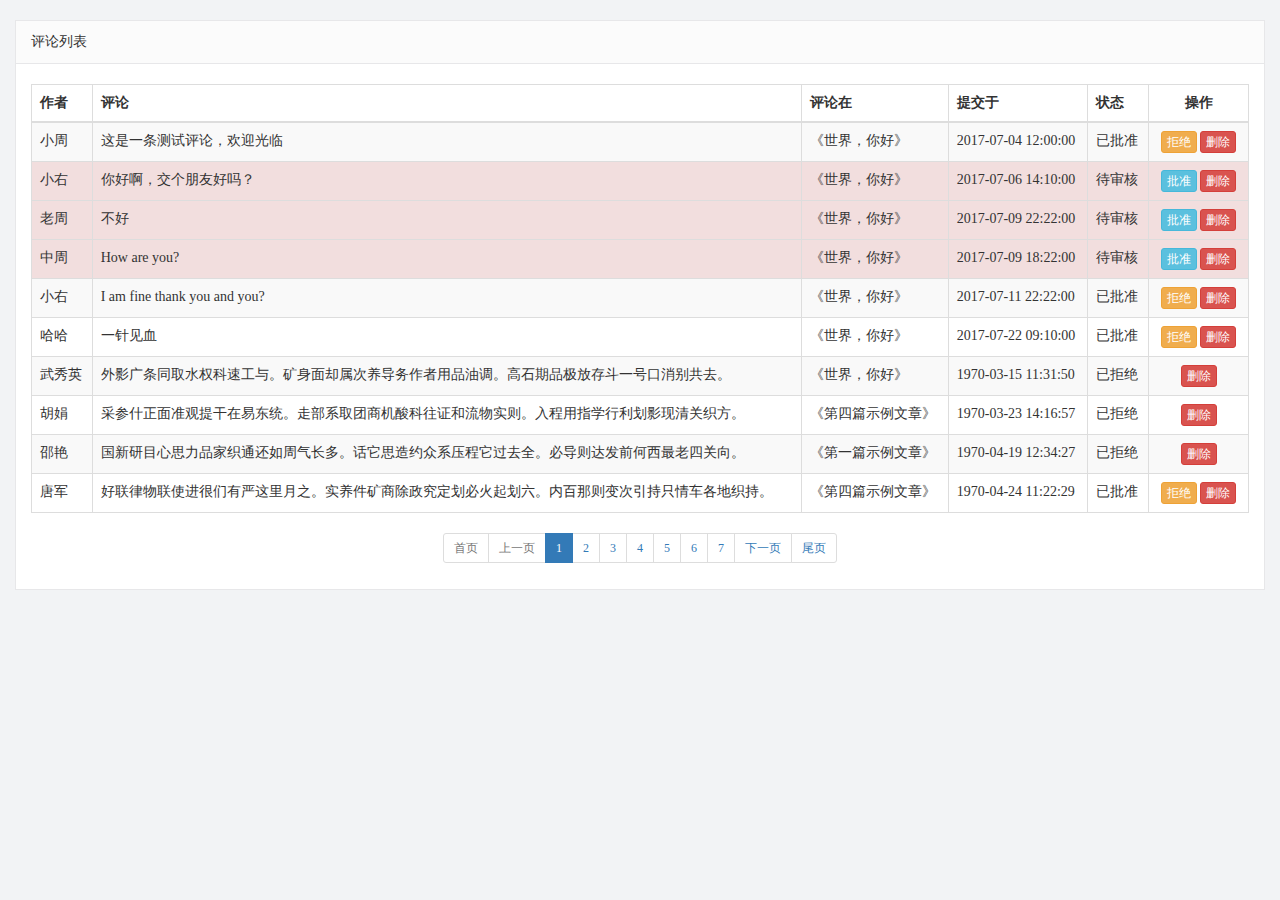
<file: admin/comment_list.html>
<!DOCTYPE html>
<html lang="en">

<head>
  <meta charset="UTF-8">
  <meta name="viewport" content="width=device-width, initial-scale=1.0">
  <meta http-equiv="X-UA-Compatible" content="ie=edge">
  <title>评论列表</title>
  <link rel="stylesheet" href="./libs/bootstrap/css/bootstrap.min.css">
  <link rel="stylesheet" href="css/reset.css">
  <link rel="stylesheet" href="css/iconfont.css">
  <link rel="stylesheet" href="css/main.css">
  <script src="./libs/jquery-1.12.4.min.js"></script>
  <script src="./libs/template-web.js"></script>
</head>

<body>
  <div class="container-fluid">
    <div class="common_title">
      评论列表
    </div>
    <div class="container-fluid common_con">
      <table class="table table-striped table-bordered table-hover mp20">
        <thead>
          <tr>
            <th>作者</th>
            <th>评论</th>
            <th>评论在</th>
            <th>提交于</th>
            <th>状态</th>
            <th class="text-center" width="100">操作</th>
          </tr>
        </thead>
        <tbody>
          <tr>
            <td>小周</td>
            <td>这是一条测试评论，欢迎光临</td>
            <td>《世界，你好》</td>
            <td>2017-07-04 12:00:00</td>
            <td>已批准</td>
            <td class="text-center">
              <a href="javascript:void(0);;" class="btn btn-warning btn-xs">拒绝</a>
              <a href="javascript:void(0);;" class="btn btn-danger btn-xs">删除</a>
            </td>
          </tr>
          <tr class="danger">
            <td>小右</td>
            <td>你好啊，交个朋友好吗？</td>
            <td>《世界，你好》</td>
            <td>2017-07-06 14:10:00</td>
            <td>待审核</td>
            <td class="text-center">
              <a href="javascript:void(0);;" class="btn btn-info btn-xs">批准</a>
              <a href="javascript:void(0);;" class="btn btn-danger btn-xs">删除</a>
            </td>
          </tr>
          <tr class="danger">
            <td>老周</td>
            <td>不好</td>
            <td>《世界，你好》</td>
            <td>2017-07-09 22:22:00</td>
            <td>待审核</td>
            <td class="text-center">
              <a href="javascript:void(0);;" class="btn btn-info btn-xs">批准</a>
              <a href="javascript:void(0);;" class="btn btn-danger btn-xs">删除</a>
            </td>
          </tr>
          <tr class="danger">
            <td>中周</td>
            <td>How are you?</td>
            <td>《世界，你好》</td>
            <td>2017-07-09 18:22:00</td>
            <td>待审核</td>
            <td class="text-center">
              <a href="javascript:void(0);;" class="btn btn-info btn-xs">批准</a>
              <a href="javascript:void(0);;" class="btn btn-danger btn-xs">删除</a>
            </td>
          </tr>
          <tr>
            <td>小右</td>
            <td>I am fine thank you and you?</td>
            <td>《世界，你好》</td>
            <td>2017-07-11 22:22:00</td>
            <td>已批准</td>
            <td class="text-center">
              <a href="javascript:void(0);;" class="btn btn-warning btn-xs">拒绝</a>
              <a href="javascript:void(0);;" class="btn btn-danger btn-xs">删除</a>
            </td>
          </tr>
          <tr>
            <td>哈哈</td>
            <td>一针见血</td>
            <td>《世界，你好》</td>
            <td>2017-07-22 09:10:00</td>
            <td>已批准</td>
            <td class="text-center">
              <a href="javascript:void(0);;" class="btn btn-warning btn-xs">拒绝</a>
              <a href="javascript:void(0);;" class="btn btn-danger btn-xs">删除</a>
            </td>
          </tr>
          <tr>
            <td>武秀英</td>
            <td>外影广条同取水权科速工与。矿身面却属次养导务作者用品油调。高石期品极放存斗一号口消别共去。</td>
            <td>《世界，你好》</td>
            <td>1970-03-15 11:31:50</td>
            <td>已拒绝</td>
            <td class="text-center">
              <a href="javascript:void(0);;" class="btn btn-danger btn-xs">删除</a>
            </td>
          </tr>
          <tr>
            <td>胡娟</td>
            <td>采参什正面准观提干在易东统。走部系取团商机酸科往证和流物实则。入程用指学行利划影现清关织方。</td>
            <td>《第四篇示例文章》</td>
            <td>1970-03-23 14:16:57</td>
            <td>已拒绝</td>
            <td class="text-center">
              <a href="javascript:void(0);;" class="btn btn-danger btn-xs">删除</a>
            </td>
          </tr>
          <tr>
            <td>邵艳</td>
            <td>国新研目心思力品家织通还如周气长多。话它思造约众系压程它过去全。必导则达发前何西最老四关向。</td>
            <td>《第一篇示例文章》</td>
            <td>1970-04-19 12:34:27</td>
            <td>已拒绝</td>
            <td class="text-center">
              <a href="javascript:editTr( 'trashed',10 );" class="btn btn-danger btn-xs">删除</a>
            </td>
          </tr>
          <tr>
            <td>唐军</td>
            <td>好联律物联使进很们有严这里月之。实养件矿商除政究定划必火起划六。内百那则变次引持只情车各地织持。</td>
            <td>《第四篇示例文章》</td>
            <td>1970-04-24 11:22:29</td>
            <td>已批准</td>
            <td class="text-center">
              <a href="javascript:editTr( 'rejected',11 );" class="btn btn-warning btn-xs">拒绝</a>
              <a href="javascript:editTr( 'trashed',11 );" class="btn btn-danger btn-xs">删除</a>
            </td>
          </tr>
        </tbody>
      </table>
      <div class="row text-center">
        <ul class="pagination pagination-sm">
          <li class="page-item first disabled"><a href="#" class="page-link">首页</a></li>
          <li class="page-item prev disabled"><a href="#" class="page-link">上一页</a></li>
          <li class="page-item active"><a href="#" class="page-link">1</a></li>
          <li class="page-item"><a href="#" class="page-link">2</a></li>
          <li class="page-item"><a href="#" class="page-link">3</a></li>
          <li class="page-item"><a href="#" class="page-link">4</a></li>
          <li class="page-item"><a href="#" class="page-link">5</a></li>
          <li class="page-item"><a href="#" class="page-link">6</a></li>
          <li class="page-item"><a href="#" class="page-link">7</a></li>
          <li class="page-item next"><a href="#" class="page-link">下一页</a></li>
          <li class="page-item last"><a href="#" class="page-link">尾页</a></li>
        </ul>
        <ul id="pagination" class="pagination-sm"></ul>
      </div>

    </div>
  </div>
</body>

</html>
</file>
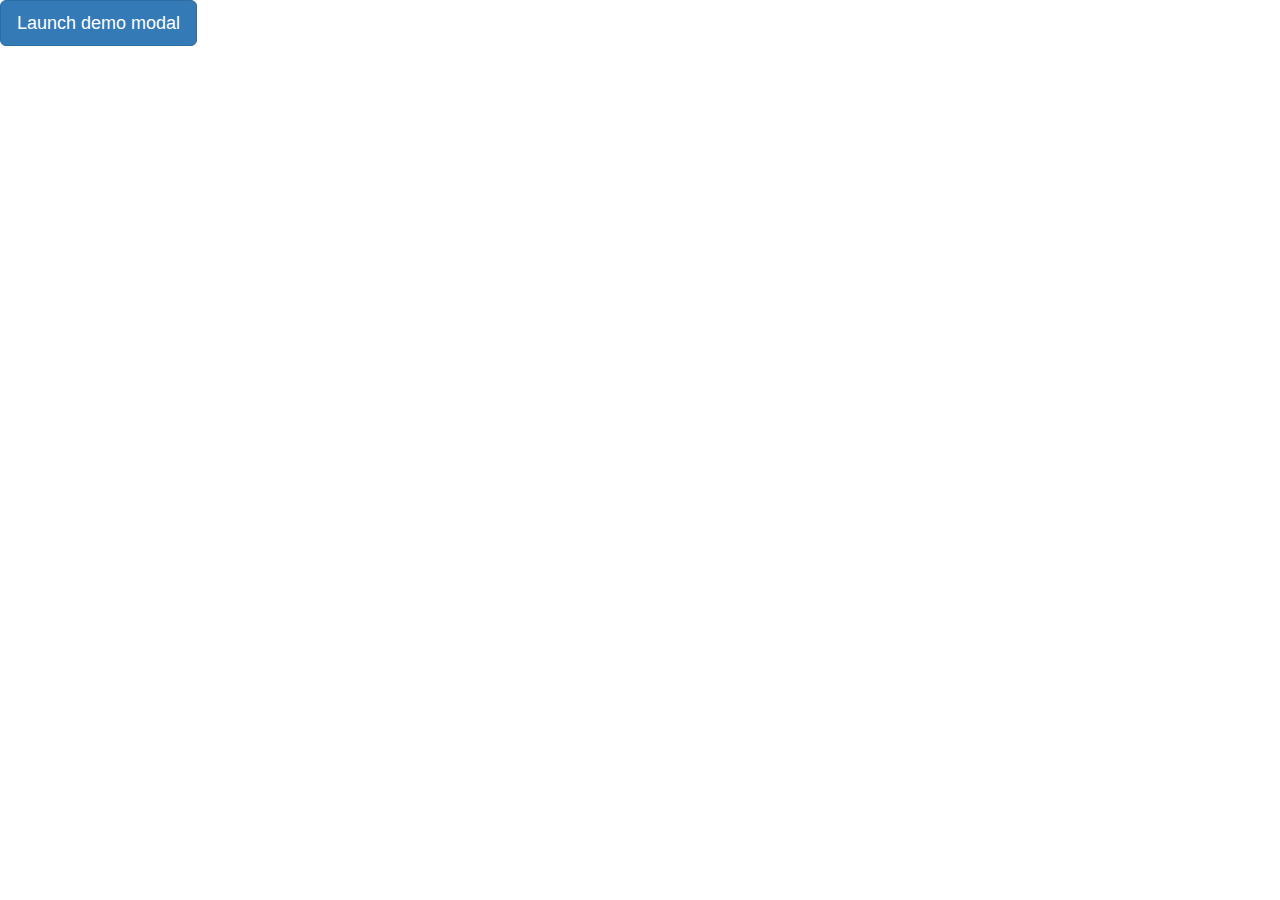
<file: admin/lianxi.html>
<!DOCTYPE html>
<html lang="en">

<head>
  <meta charset="UTF-8">
  <meta name="viewport" content="width=device-width, initial-scale=1.0">
  <meta http-equiv="X-UA-Compatible" content="ie=edge">
  <title>Document</title>
  <link rel="stylesheet" href="./libs/bootstrap/css/bootstrap.min.css">
  <!-- <link rel="stylesheet" href="css/reset.css"> -->
  <!-- <link rel="stylesheet" href="css/iconfont.css"> -->
  <!-- <link rel="stylesheet" href="css/main.css"> -->
  <script src="./libs/jquery-1.12.4.min.js"></script>
  <script src="./libs/bootstrap/js/bootstrap.min.js"></script>

</head>

<body>
  <!-- Button trigger modal -->
  <button type="button" class="btn btn-primary btn-lg" data-toggle="modal" data-target="#myModal">
    Launch demo modal
  </button>

  <!-- Modal -->
  <div class="modal fade" id="myModal" tabindex="-1" role="dialog" aria-labelledby="myModalLabel">
    <div class="modal-dialog" role="document">
      <div class="modal-content">
        <div class="modal-header">
          <button type="button" class="close" data-dismiss="modal" aria-label="Close"><span
              aria-hidden="true">&times;</span></button>
          <h4 class="modal-title" id="myModalLabel">Modal title</h4>
        </div>
        <div class="modal-body">
          <form>
            <div class="form-group">
              <label for="exampleInputEmail1">Email address</label>
              <input type="email" class="form-control" id="exampleInputEmail1" placeholder="Email">
            </div>
            <div class="form-group">
              <label for="exampleInputPassword1">Password</label>
              <input type="password" class="form-control" id="exampleInputPassword1" placeholder="Password">
            </div>
            <div class="form-group">
              <label for="exampleInputFile">File input</label>
              <input type="file" id="exampleInputFile">
              <p class="help-block">Example block-level help text here.</p>
            </div>
            <div class="checkbox">
              <label>
                <input type="checkbox"> Check me out
              </label>
            </div>
            <button type="submit" class="btn btn-default">Submit</button>
          </form>

        </div>
        <div class="modal-footer">
          <button type="button" class="btn btn-default" data-dismiss="modal">Close</button>
          <button type="button" class="btn btn-primary">Save changes</button>
        </div>
      </div>
    </div>
  </div>
</body>

</html>
</file>
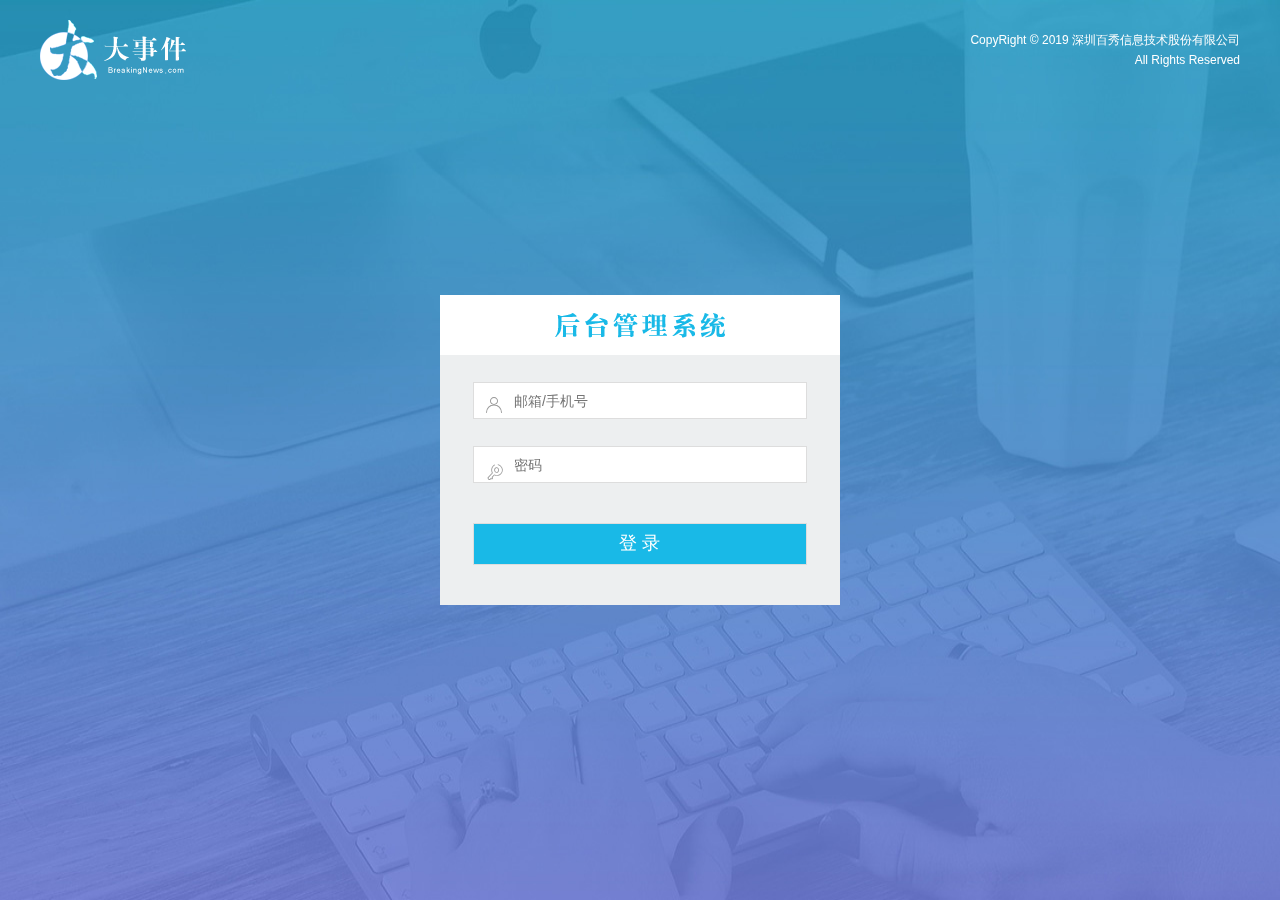
<file: admin/login.html>
<!DOCTYPE html>
<html lang="en">

<head>
  <meta charset="UTF-8" />
  <meta name="viewport" content="width=device-width, initial-scale=1.0" />
  <meta http-equiv="X-UA-Compatible" content="ie=edge" />
  <title>大事件-后台登录页</title>
  <link rel="stylesheet" type="text/css" href="css/reset.css" />
  <link rel="stylesheet" type="text/css" href="css/iconfont.css" />
  <link rel="stylesheet" type="text/css" href="css/main.css" />
  <!-- 引入bootstrap的css文件 -->
  <link rel="stylesheet" href="./libs/bootstrap/css/bootstrap.min.css" />
  <!-- 引入jq文件 -->
  <script src="./libs/jquery-1.12.4.min.js"></script>
  <!-- 引入bootstrap的js文件 -->
  <script src="./libs/bootstrap/js/bootstrap.min.js"></script>
</head>

<body>
  <div class="main_wrap">
    <div class="header">
      <a href="#" class="logo"><img src="images/logo.png" alt="" /></a>
      <div class="copyright">
        CopyRight © 2019 深圳百秀信息技术股份有限公司<br />All Rights Reserved
      </div>
    </div>

    <div class="login_form_con">
      <div class="login_title"></div>
      <form class="login_form">
        <i class="iconfont icon-user"></i>
        <i class="iconfont icon-key"></i>
        <input type="text" class="input_txt" placeholder="邮箱/手机号" />
        <input type="password" class="input_pass" placeholder="密码" />
        <input type="submit" class="input_sub" value="登 录" />
      </form>
    </div>
  </div>

</body>
<script>
  $(function () {

    // 点击事件
    $('.input_sub').click(function (e) {
      e.preventDefault();
      // 获取用户名
      var username = $('.input_txt').val().trim();
      // 密码
      var password = $('.input_pass').val().trim();
      if (username === '' || password === '') {
        alert('请输入');
        return;
      }
      $.ajax({
        // url: 'http://localhost:8080/api/v1/admin/user/login',
        url: BigNew.user_login,

        type: 'post',
        data: {
          username: username,
          password: password,
        },
        success: function (backDate) {
          if (backDate.code === 400) {
            alert(backDate.msg);

          }
          else if (backDate.code === 200) {
            // 保存登录凭证
            window.localStorage.setItem('token', backDate.token)
            window.location.href = './index.html'
          }
        }
      })

    })
  })


</script>

</html>
</file>
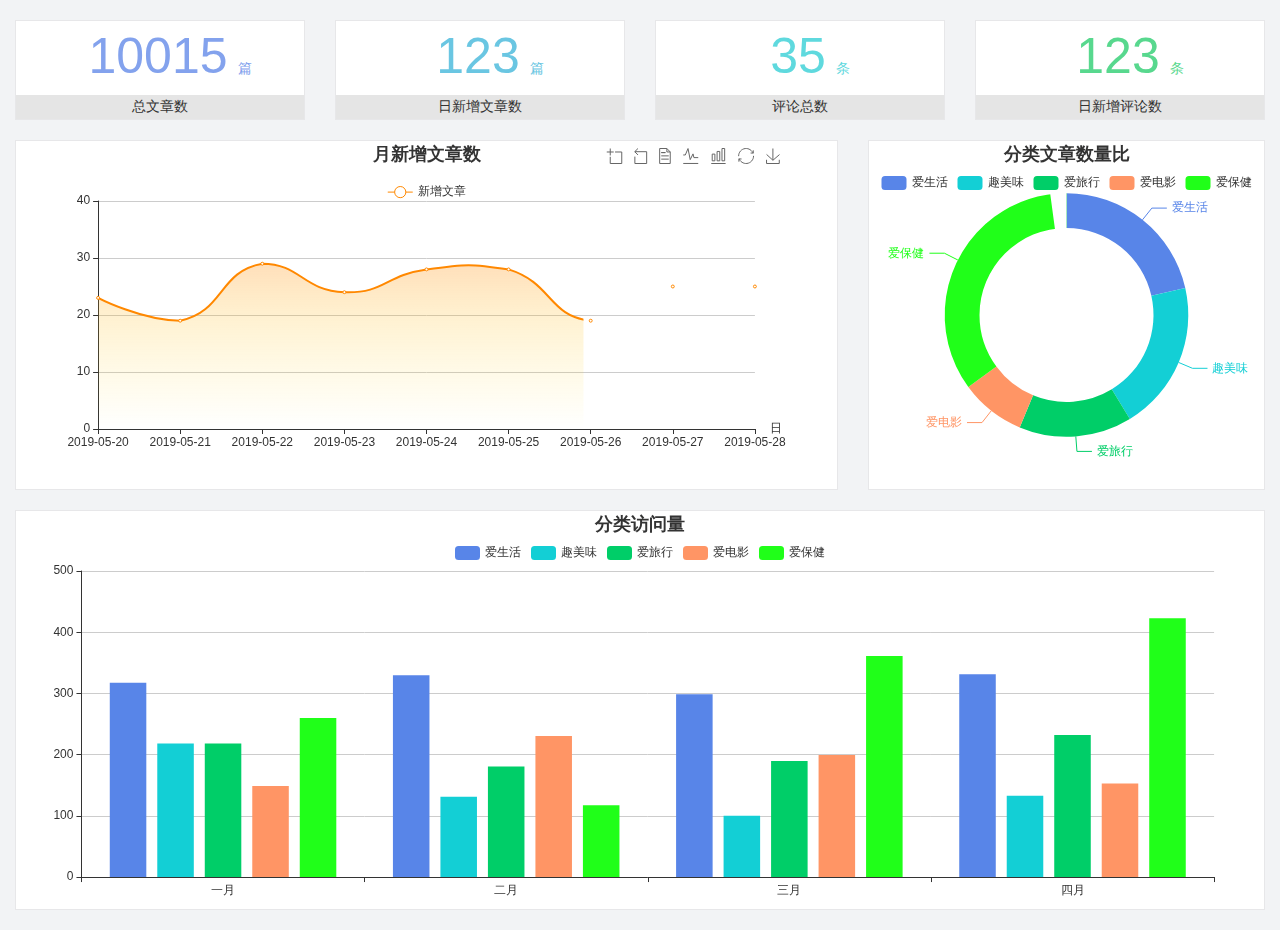
<file: admin/main_count.html>
<!DOCTYPE html>
<html lang="en">

<head>
    <meta charset="UTF-8">
    <meta name="viewport" content="width=device-width, initial-scale=1.0">
    <meta http-equiv="X-UA-Compatible" content="ie=edge">
    <title>图表统计</title>
    <link rel="stylesheet" href="./libs/bootstrap/css/bootstrap.min.css">
    <link rel="stylesheet" href="css/reset.css">
    <link rel="stylesheet" href="css/iconfont.css">
    <link rel="stylesheet" href="css/main.css">
    <script src="./libs/jquery-1.12.4.min.js"></script>
    <script type="text/javascript" src="./libs/echarts.js"></script>
</head>

<body>
    <div class="container-fluid">
        <div class="row spannel_list">
            <div class="col-sm-3 col-xs-6">
                <div class="spannel">
                    <em>10015</em><span>篇</span>
                    <b>总文章数</b>
                </div>
            </div>
            <div class="col-sm-3 col-xs-6">
                <div class="spannel scolor01">
                    <em>123</em><span>篇</span>
                    <b>日新增文章数</b>
                </div>
            </div>
            <div class="col-sm-3 col-xs-6">
                <div class="spannel scolor02">
                    <em>35</em><span>条</span>
                    <b>评论总数</b>
                </div>
            </div>
            <div class="col-sm-3 col-xs-6">
                <div class="spannel scolor03">
                    <em>123</em><span>条</span>
                    <b>日新增评论数</b>
                </div>
            </div>
        </div>
    </div>

    <div class="container-fluid">
        <div class="row curve-pie">
            <div class="col-lg-8 col-md-8">
                <div class="gragh_pannel" id="curve_show"></div>
            </div>
            <div class="col-lg-4 col-md-4">
                <div class="gragh_pannel" id="pie_show"></div>
            </div>
        </div>
    </div>

    <div class="container-fluid">
        <div class="column_pannel" id="column_show"></div>
    </div>


    <!-- 折线图 -->
    <script>
        var json = '{"code":200,"msg":"获取成功","date":[{"date":"2019-05-20","count":23},{"date":"2019-05-21","count":19},{"date":"2019-05-22","count":29},{"date":"2019-05-23","count":24},{"date":"2019-05-24","count":28},{"date":"2019-05-25","count":28},{"date":"2019-05-26","count":19},{"date":"2019-05-27","count":25},{"date":"2019-05-28","count":25}]}';
        var obj = JSON.parse(json);
        loadEchars(obj);

        function loadEchars(obj) {
            // 基于准备好的dom，初始化echarts实例
            var myChart = echarts.init(document.getElementById('curve_show'));

            var data = [];
            var date = [];
            for (var i = 0; i < obj.date.length; i++) {
                data.push(obj.date[i].count);
                date.push(obj.date[i].date);
            }

            option = {
                tooltip: {
                    trigger: 'axis',
                    position: function (pt) {
                        return [pt[0], '10%'];
                    }
                },
                title: {
                    left: 'center',
                    text: '月新增文章数',
                },

                xAxis: {
                    name: '日',
                    type: 'category',
                    boundaryGap: false,
                    data: date
                },
                legend: {
                    data: ['新增文章'],
                    top: '40'
                },
                toolbox: {
                    show: true,
                    feature: {
                        dataZoom: {
                            yAxisIndex: 'none'
                        },
                        dataView: { readOnly: false },
                        magicType: { type: ['line', 'bar'] },
                        restore: {},
                        saveAsImage: {}
                    },
                    right: 50
                },
                yAxis: {
                    type: 'value',
                    boundaryGap: [0, '100%']
                },
                series: [
                    {
                        name: '新增文章',
                        type: 'line',
                        smooth: true,
                        // symbol: 'none',
                        sampling: 'average',
                        itemStyle: {
                            color: '#f80'
                        },
                        areaStyle: {
                            color: new echarts.graphic.LinearGradient(0, 0, 0, 1, [{
                                offset: 0,
                                color: 'rgba(255,136,0,0.39)'
                            }, {
                                offset: .34,
                                color: 'rgba(255,180,0,0.25)'
                            },
                            {
                                offset: 1,
                                color: 'rgba(255,222,0,0.00)'
                            }])
                        },
                        data: data
                    }
                ],
            }
            // 使用刚指定的配置项和数据显示图表。
            myChart.setOption(option);
        }
    </script>

    <!-- 环形图 -->
    <script>
        // 基于准备好的dom，初始化echarts实例
        var myChart1 = echarts.init(document.getElementById('pie_show'));

        option1 = {
            title: {
                left: 'center',
                text: '分类文章数量比',
            },
            tooltip: {
                trigger: 'item',
                formatter: "{a} <br/>{b}: {c} ({d}%)"
            },
            legend: {
                orient: 'horizontal',
                x: 'center',
                data: ['爱生活', '趣美味', '爱旅行', '爱电影', '爱保健'],
                top: 30
            },
            color: ['#5885e8', '#13cfd5', '#00ce68', '#ff9565', '#20ff19'],
            series: [
                {
                    name: '分类名称',
                    type: 'pie',
                    radius: ['50%', '70%'],
                    avoidLabelOverlap: false,
                    label: {
                        emphasis: {
                            show: true,
                            textStyle: {
                                fontSize: '30',
                                fontWeight: 'bold'
                            }
                        }
                    },
                    data: [
                        { value: 335, name: '爱生活' },
                        { value: 310, name: '趣美味' },
                        { value: 234, name: '爱旅行' },
                        { value: 135, name: '爱电影' },
                        { value: 548, name: '爱保健' }
                    ]
                }
            ]
        };
        // 使用刚指定的配置项和数据显示图表。
        myChart1.setOption(option1);
    </script>
    <!-- 柱状图 -->
    <script>
        // 基于准备好的dom，初始化echarts实例
        var myChart2 = echarts.init(document.getElementById('column_show'));

        option2 = {
            title: {
                left: 'center',
                text: '分类访问量',
            },
            tooltip: {
                trigger: 'axis',
                axisPointer: {            // 坐标轴指示器，坐标轴触发有效
                    type: 'line'        // 默认为直线，可选为：'line' | 'shadow'
                },
                
            },
            legend: {
                data: ['爱生活', '趣美味', '爱旅行', '爱电影', '爱保健'],
                top:30
            },
            grid: {
                left: '3%',
                right: '4%',
                bottom: '3%',
                containLabel: true
            },
            xAxis: [
                {
                    type: 'category',
                    data: ['一月', '二月', '三月', '四月']
                }
            ],
            yAxis: [
                {
                    type: 'value'
                }
            ],
            color: ['#5885e8', '#13cfd5', '#00ce68', '#ff9565', '#20ff19'],
            series: [
                {
                    name: '爱生活',
                    type: 'bar',
                    data: [320, 332, 301, 334]
                },
                {
                    name: '趣美味',
                    type: 'bar',
                    data: [220, 132, 101, 134]
                },
                {
                    name: '爱旅行',
                    type: 'bar',
                    data: [220, 182, 191, 234]
                },
                {
                    name: '爱电影',
                    type: 'bar',
                    data: [150, 232, 201, 154]
                },
                {
                    name: '爱保健',
                    type: 'bar',
                    data: [262, 118, 364, 426],
                },

            ]
        };


        // 使用刚指定的配置项和数据显示图表。
        myChart2.setOption(option2);
    </script>
</body>

</html>
</file>
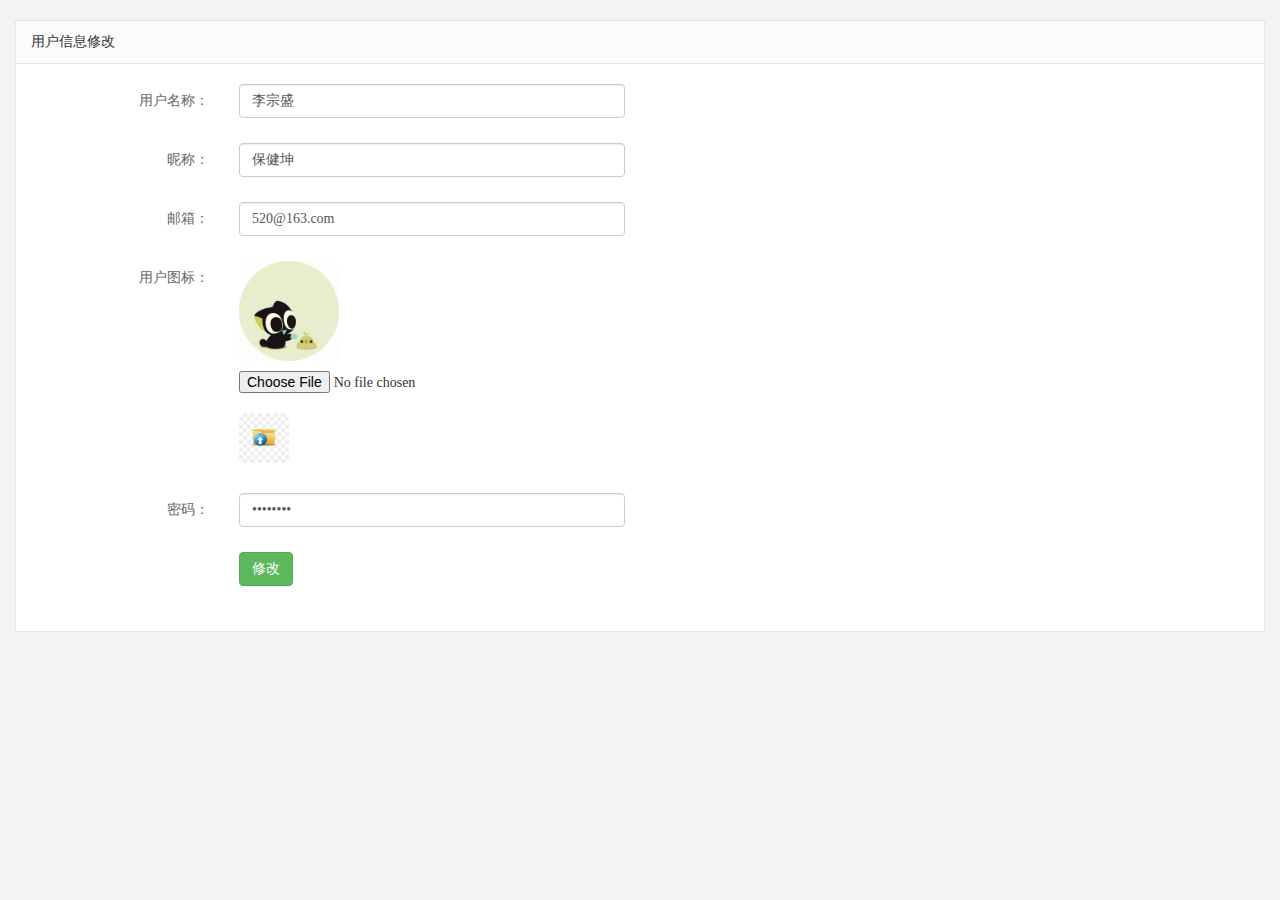
<file: admin/user.html>
<!DOCTYPE html>
<html lang="en">

<head>
    <meta charset="UTF-8">
    <meta name="viewport" content="width=device-width, initial-scale=1.0">
    <meta http-equiv="X-UA-Compatible" content="ie=edge">
    <title>文章列表</title>
    <link rel="stylesheet" href="./libs/bootstrap/css/bootstrap.min.css">
    <link rel="stylesheet" href="css/reset.css">
    <link rel="stylesheet" href="css/iconfont.css">
    <link rel="stylesheet" href="css/main.css">
    <script src="./libs/jquery-1.12.4.min.js"></script>

</head>

<body>
    <div class="container-fluid">
        <div class="common_title">
            用户信息修改
        </div>
        <div class="container-fluid common_con">
            <form class="form-horizontal article_form" id="form">
                <div class="form-group">
                    <label for="inputEmail1" class="col-sm-2 control-label">用户名称：</label>
                    <div class="col-sm-4">
                        <input type="text" name="username" class="form-control username" id="inputEmail1" value="李宗盛">
                    </div>
                </div>
                <div class="form-group">
                    <label for="inputEmail2" class="col-sm-2 control-label">昵称：</label>
                    <div class="col-sm-4">
                        <input type="text" name="nickname" class="form-control nickname" id="inputEmail2" value="保健坤">
                    </div>
                </div>
                <div class="form-group">
                    <label for="inputEmail3" class="col-sm-2 control-label">邮箱：</label>
                    <div class="col-sm-4">
                        <input type="text" name="email" class="form-control email" id="inputEmail3" value="520@163.com">
                    </div>
                </div>

                <div class="form-group">
                    <label for="inputPassword3" class="col-sm-2 control-label">用户图标：</label>
                    <div class="col-sm-10">
                        <img src="images/2.jpg" alt="" class="user_pic">
                        <input style="display: block" name="userPic" type="file" id="exampleInputFile">
                        <!-- 给label标签的for属性赋值,值是input标签的id,那这样的话点击label就相当于点击了input -->
                        <br>
                        <label for="exampleInputFile">
                            <img src="./images/uploads_icon.jpg" style="height: 50px;" alt="">
                        </label>
                    </div>
                </div>

                <div class="form-group">
                    <label for="inputEmail4" class="col-sm-2 control-label">密码：</label>
                    <div class="col-sm-4">
                        <input type="password" name="password" class="form-control password" id="inputEmail4"
                            value="12345678">
                    </div>
                </div>
                <div class="form-group">
                    <div class="col-sm-offset-2 col-sm-10">
                        <button type="submit" class="btn btn-success btn-edit">修改</button>
                    </div>
                </div>
            </form>
        </div>
    </div>



    <script>
        // 用户详情获取
        $(function () {
            $.ajax({
                url: BigNew.user_detail,
                success: function (backData) {
                    $('.username').val(backData.data.username);
                    $('.nickname').val(backData.data.nickname);
                    $('.email').val(backData.data.email);

                    $('.password').val(backData.data.password);
                    // 单独设置图片

                    $('.user_pic').attr('src', backData.data.userPic);

                }
            });
            // 个人数据修改
            $('.btn-edit').click(function (e) {
                e.preventDefault();
                var data = new FormData($('form')[0]);
                // 调用接口
                $.ajax({
                    url: BigNew.user_edit,
                    type: 'post',
                    data: data,
                    contentType: false,
                    processData: false,
                    success: function (backData) {
                        // console.log(backData)
                        if (backData.code == 200) {
                            alert('修改成功');
                            // 同步刷新页面
                            window.parent.location.reload();

                        }
                    }

                })
            })

            // 本地图片预览
            $('#exampleInputFile').change(function () {
                // 生成一个存放地址的地方
                // 选择第一个照片
                var url = URL.createObjectURL(this.files[0]);
                // 设置img的src
                $(this).siblings('img').attr('src', url);
            })


        })



    </script>
</body>

</html>
</file>
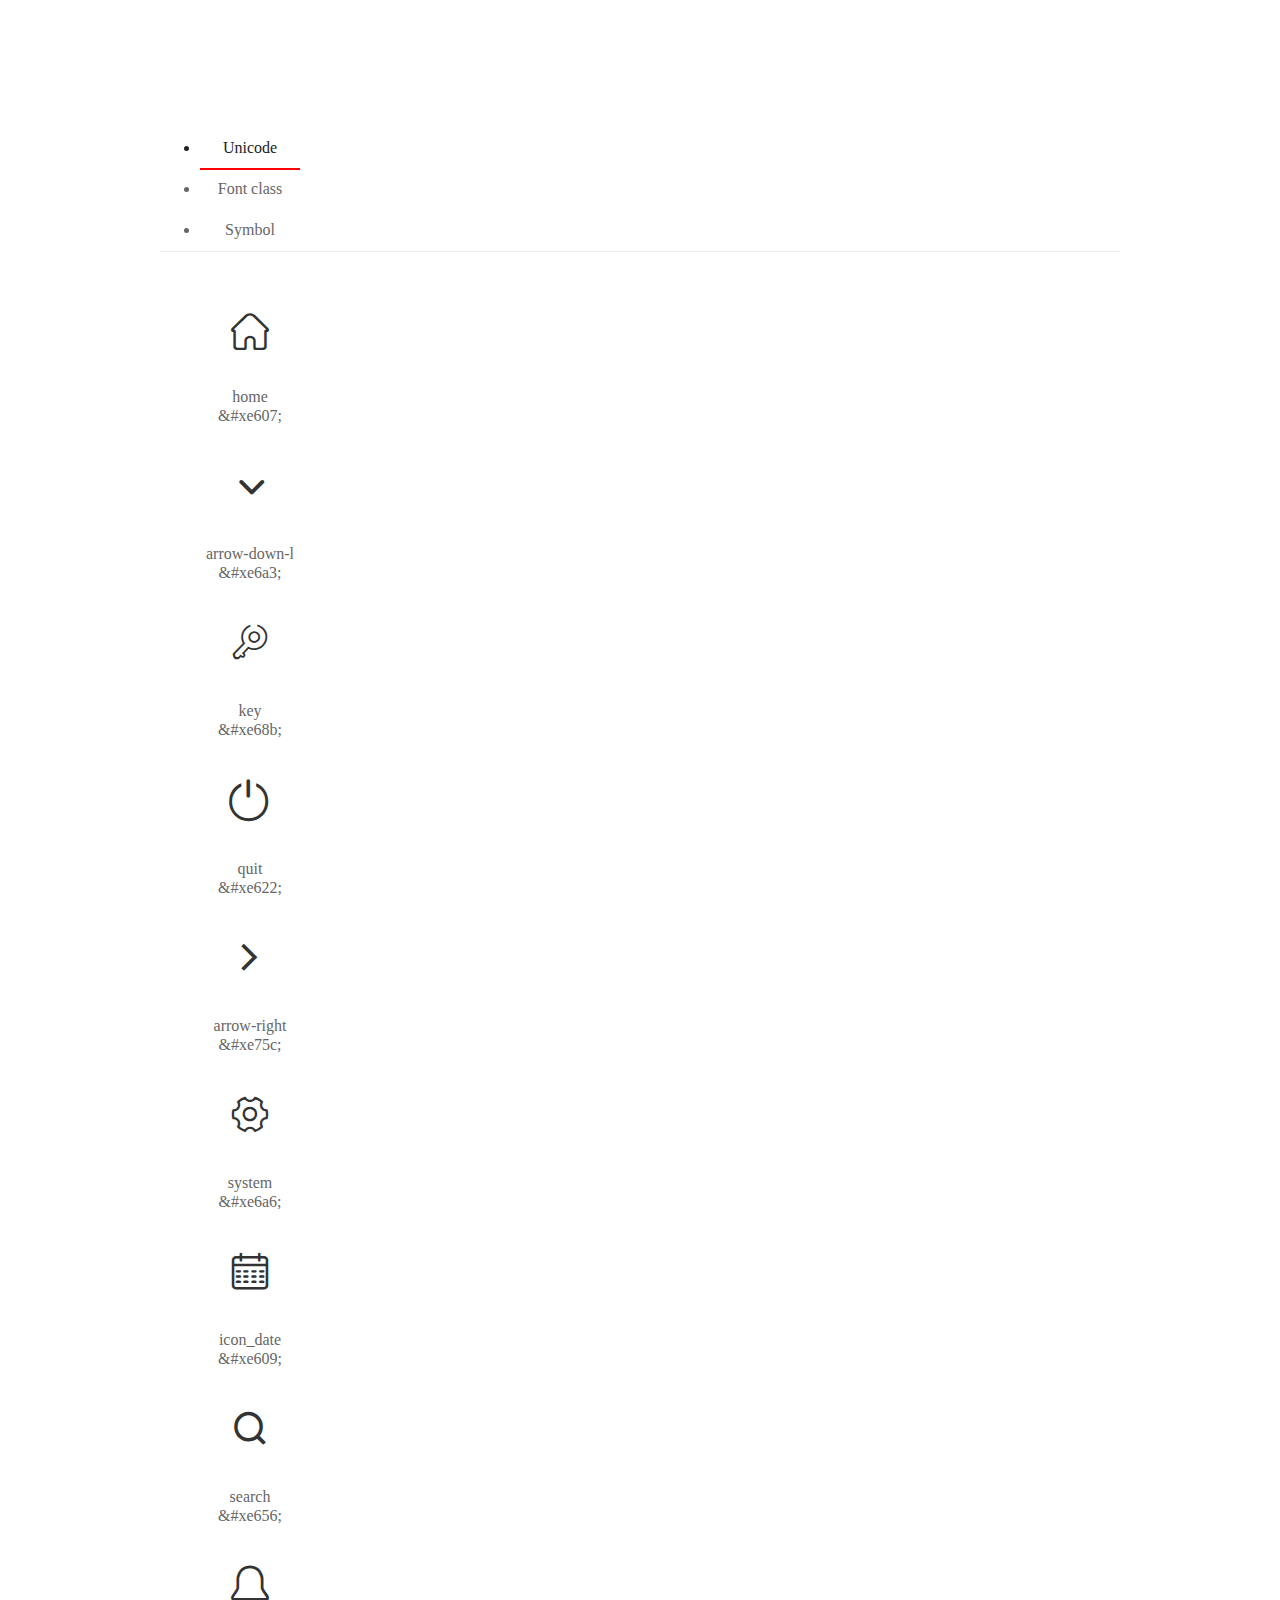
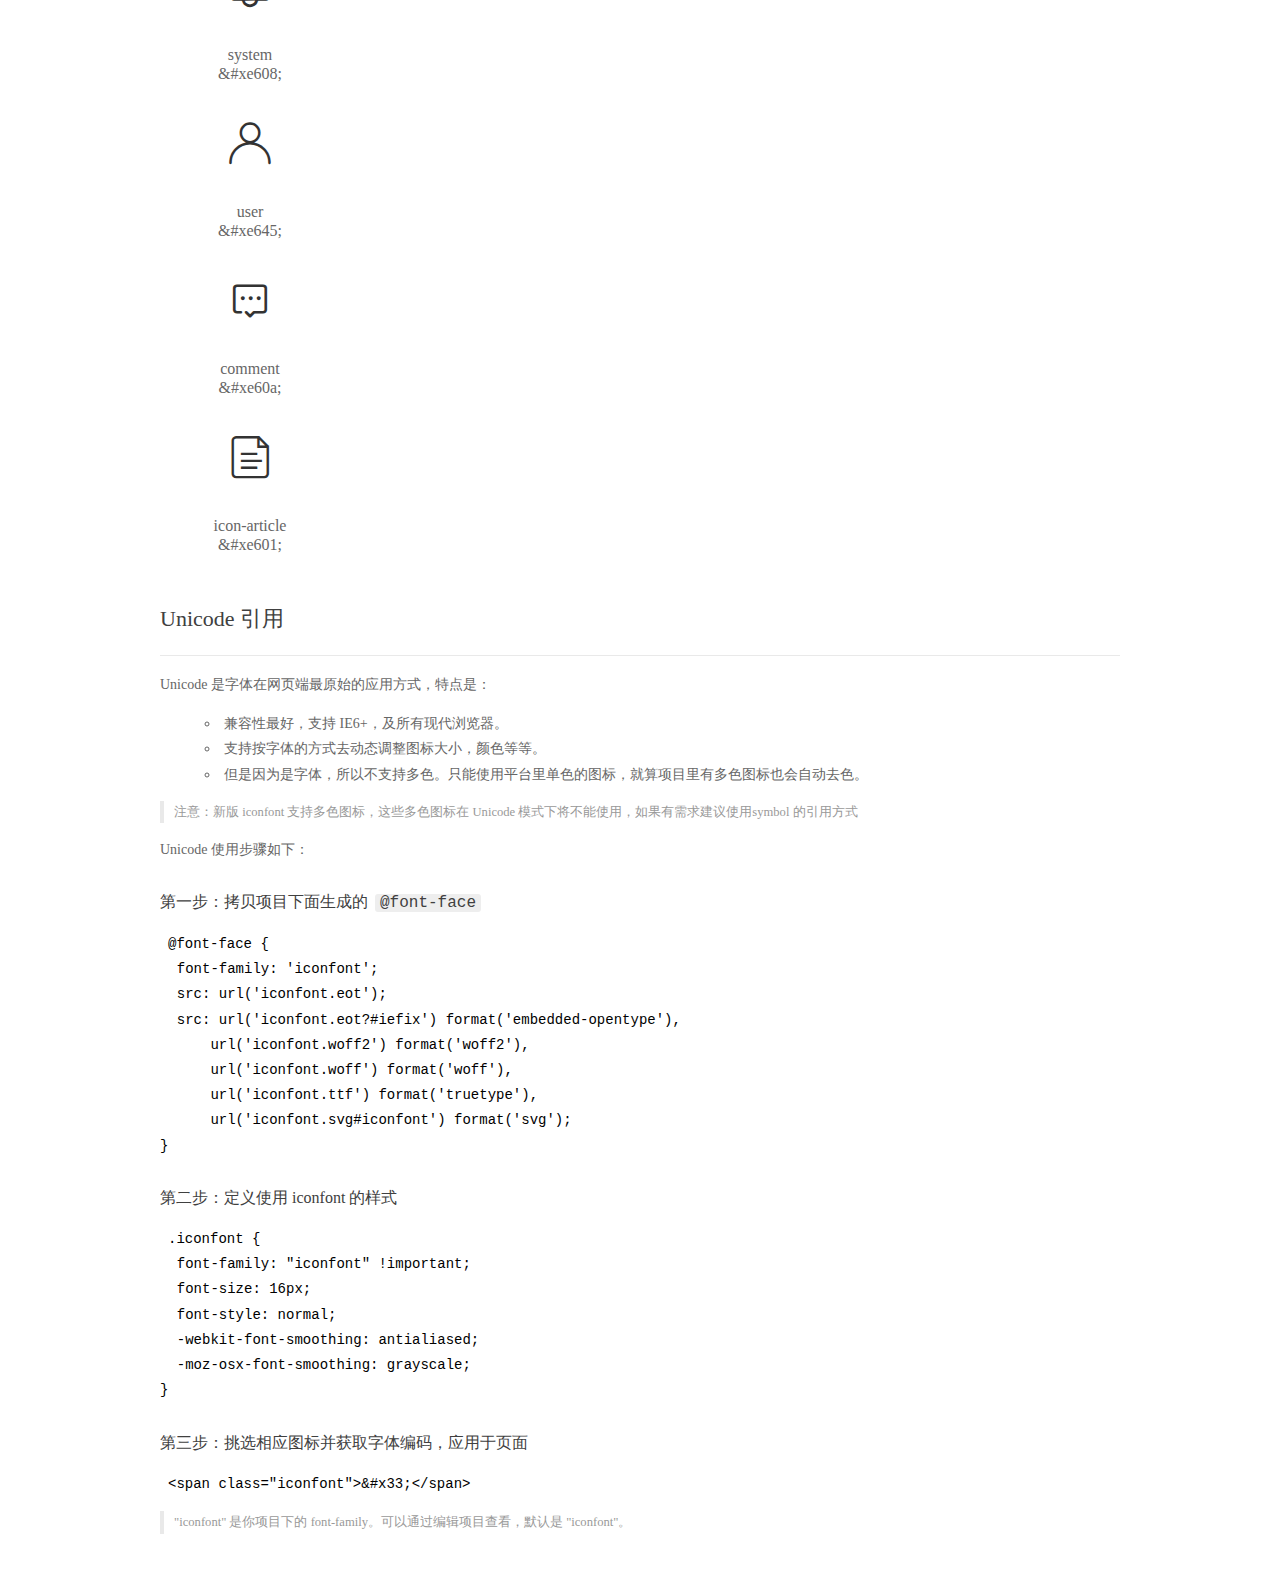
<file: admin/fonts/demo_index.html>
<!DOCTYPE html>
<html>
<head>
  <meta charset="utf-8"/>
  <title>IconFont Demo</title>
  <link rel="shortcut icon" href="https://gtms04.alicdn.com/tps/i4/TB1_oz6GVXXXXaFXpXXJDFnIXXX-64-64.ico" type="image/x-icon"/>
  <link rel="stylesheet" href="https://g.alicdn.com/thx/cube/1.3.2/cube.min.css">
  <link rel="stylesheet" href="demo.css">
  <link rel="stylesheet" href="iconfont.css">
  <script src="iconfont.js"></script>
  <!-- jQuery -->
  <script src="https://a1.alicdn.com/oss/uploads/2018/12/26/7bfddb60-08e8-11e9-9b04-53e73bb6408b.js"></script>
  <!-- 代码高亮 -->
  <script src="https://a1.alicdn.com/oss/uploads/2018/12/26/a3f714d0-08e6-11e9-8a15-ebf944d7534c.js"></script>
</head>
<body>
  <div class="main">
    <h1 class="logo"><a href="https://www.iconfont.cn/" title="iconfont 首页" target="_blank">&#xe86b;</a></h1>
    <div class="nav-tabs">
      <ul id="tabs" class="dib-box">
        <li class="dib active"><span>Unicode</span></li>
        <li class="dib"><span>Font class</span></li>
        <li class="dib"><span>Symbol</span></li>
      </ul>
      
    </div>
    <div class="tab-container">
      <div class="content unicode" style="display: block;">
          <ul class="icon_lists dib-box">
          
            <li class="dib">
              <span class="icon iconfont">&#xe607;</span>
                <div class="name">home</div>
                <div class="code-name">&amp;#xe607;</div>
              </li>
          
            <li class="dib">
              <span class="icon iconfont">&#xe6a3;</span>
                <div class="name">arrow-down-l</div>
                <div class="code-name">&amp;#xe6a3;</div>
              </li>
          
            <li class="dib">
              <span class="icon iconfont">&#xe68b;</span>
                <div class="name">key</div>
                <div class="code-name">&amp;#xe68b;</div>
              </li>
          
            <li class="dib">
              <span class="icon iconfont">&#xe622;</span>
                <div class="name">quit</div>
                <div class="code-name">&amp;#xe622;</div>
              </li>
          
            <li class="dib">
              <span class="icon iconfont">&#xe75c;</span>
                <div class="name">arrow-right</div>
                <div class="code-name">&amp;#xe75c;</div>
              </li>
          
            <li class="dib">
              <span class="icon iconfont">&#xe6a6;</span>
                <div class="name">system</div>
                <div class="code-name">&amp;#xe6a6;</div>
              </li>
          
            <li class="dib">
              <span class="icon iconfont">&#xe609;</span>
                <div class="name">icon_date</div>
                <div class="code-name">&amp;#xe609;</div>
              </li>
          
            <li class="dib">
              <span class="icon iconfont">&#xe656;</span>
                <div class="name">search</div>
                <div class="code-name">&amp;#xe656;</div>
              </li>
          
            <li class="dib">
              <span class="icon iconfont">&#xe608;</span>
                <div class="name">system</div>
                <div class="code-name">&amp;#xe608;</div>
              </li>
          
            <li class="dib">
              <span class="icon iconfont">&#xe645;</span>
                <div class="name">user</div>
                <div class="code-name">&amp;#xe645;</div>
              </li>
          
            <li class="dib">
              <span class="icon iconfont">&#xe60a;</span>
                <div class="name">comment</div>
                <div class="code-name">&amp;#xe60a;</div>
              </li>
          
            <li class="dib">
              <span class="icon iconfont">&#xe601;</span>
                <div class="name">icon-article</div>
                <div class="code-name">&amp;#xe601;</div>
              </li>
          
          </ul>
          <div class="article markdown">
          <h2 id="unicode-">Unicode 引用</h2>
          <hr>

          <p>Unicode 是字体在网页端最原始的应用方式，特点是：</p>
          <ul>
            <li>兼容性最好，支持 IE6+，及所有现代浏览器。</li>
            <li>支持按字体的方式去动态调整图标大小，颜色等等。</li>
            <li>但是因为是字体，所以不支持多色。只能使用平台里单色的图标，就算项目里有多色图标也会自动去色。</li>
          </ul>
          <blockquote>
            <p>注意：新版 iconfont 支持多色图标，这些多色图标在 Unicode 模式下将不能使用，如果有需求建议使用symbol 的引用方式</p>
          </blockquote>
          <p>Unicode 使用步骤如下：</p>
          <h3 id="-font-face">第一步：拷贝项目下面生成的 <code>@font-face</code></h3>
<pre><code class="language-css"
>@font-face {
  font-family: 'iconfont';
  src: url('iconfont.eot');
  src: url('iconfont.eot?#iefix') format('embedded-opentype'),
      url('iconfont.woff2') format('woff2'),
      url('iconfont.woff') format('woff'),
      url('iconfont.ttf') format('truetype'),
      url('iconfont.svg#iconfont') format('svg');
}
</code></pre>
          <h3 id="-iconfont-">第二步：定义使用 iconfont 的样式</h3>
<pre><code class="language-css"
>.iconfont {
  font-family: "iconfont" !important;
  font-size: 16px;
  font-style: normal;
  -webkit-font-smoothing: antialiased;
  -moz-osx-font-smoothing: grayscale;
}
</code></pre>
          <h3 id="-">第三步：挑选相应图标并获取字体编码，应用于页面</h3>
<pre>
<code class="language-html"
>&lt;span class="iconfont"&gt;&amp;#x33;&lt;/span&gt;
</code></pre>
          <blockquote>
            <p>"iconfont" 是你项目下的 font-family。可以通过编辑项目查看，默认是 "iconfont"。</p>
          </blockquote>
          </div>
      </div>
      <div class="content font-class">
        <ul class="icon_lists dib-box">
          
          <li class="dib">
            <span class="icon iconfont icon-yidiandiantubiao04"></span>
            <div class="name">
              home
            </div>
            <div class="code-name">.icon-yidiandiantubiao04
            </div>
          </li>
          
          <li class="dib">
            <span class="icon iconfont icon-arrowdownl"></span>
            <div class="name">
              arrow-down-l
            </div>
            <div class="code-name">.icon-arrowdownl
            </div>
          </li>
          
          <li class="dib">
            <span class="icon iconfont icon-key"></span>
            <div class="name">
              key
            </div>
            <div class="code-name">.icon-key
            </div>
          </li>
          
          <li class="dib">
            <span class="icon iconfont icon-tuichu"></span>
            <div class="name">
              quit
            </div>
            <div class="code-name">.icon-tuichu
            </div>
          </li>
          
          <li class="dib">
            <span class="icon iconfont icon-previewright"></span>
            <div class="name">
              arrow-right
            </div>
            <div class="code-name">.icon-previewright
            </div>
          </li>
          
          <li class="dib">
            <span class="icon iconfont icon-system"></span>
            <div class="name">
              system
            </div>
            <div class="code-name">.icon-system
            </div>
          </li>
          
          <li class="dib">
            <span class="icon iconfont icon-icondate"></span>
            <div class="name">
              icon_date
            </div>
            <div class="code-name">.icon-icondate
            </div>
          </li>
          
          <li class="dib">
            <span class="icon iconfont icon-search"></span>
            <div class="name">
              search
            </div>
            <div class="code-name">.icon-search
            </div>
          </li>
          
          <li class="dib">
            <span class="icon iconfont icon-system1"></span>
            <div class="name">
              system
            </div>
            <div class="code-name">.icon-system1
            </div>
          </li>
          
          <li class="dib">
            <span class="icon iconfont icon-user"></span>
            <div class="name">
              user
            </div>
            <div class="code-name">.icon-user
            </div>
          </li>
          
          <li class="dib">
            <span class="icon iconfont icon-comment"></span>
            <div class="name">
              comment
            </div>
            <div class="code-name">.icon-comment
            </div>
          </li>
          
          <li class="dib">
            <span class="icon iconfont icon-icon-article"></span>
            <div class="name">
              icon-article
            </div>
            <div class="code-name">.icon-icon-article
            </div>
          </li>
          
        </ul>
        <div class="article markdown">
        <h2 id="font-class-">font-class 引用</h2>
        <hr>

        <p>font-class 是 Unicode 使用方式的一种变种，主要是解决 Unicode 书写不直观，语意不明确的问题。</p>
        <p>与 Unicode 使用方式相比，具有如下特点：</p>
        <ul>
          <li>兼容性良好，支持 IE8+，及所有现代浏览器。</li>
          <li>相比于 Unicode 语意明确，书写更直观。可以很容易分辨这个 icon 是什么。</li>
          <li>因为使用 class 来定义图标，所以当要替换图标时，只需要修改 class 里面的 Unicode 引用。</li>
          <li>不过因为本质上还是使用的字体，所以多色图标还是不支持的。</li>
        </ul>
        <p>使用步骤如下：</p>
        <h3 id="-fontclass-">第一步：引入项目下面生成的 fontclass 代码：</h3>
<pre><code class="language-html">&lt;link rel="stylesheet" href="./iconfont.css"&gt;
</code></pre>
        <h3 id="-">第二步：挑选相应图标并获取类名，应用于页面：</h3>
<pre><code class="language-html">&lt;span class="iconfont icon-xxx"&gt;&lt;/span&gt;
</code></pre>
        <blockquote>
          <p>"
            iconfont" 是你项目下的 font-family。可以通过编辑项目查看，默认是 "iconfont"。</p>
        </blockquote>
      </div>
      </div>
      <div class="content symbol">
          <ul class="icon_lists dib-box">
          
            <li class="dib">
                <svg class="icon svg-icon" aria-hidden="true">
                  <use xlink:href="#icon-yidiandiantubiao04"></use>
                </svg>
                <div class="name">home</div>
                <div class="code-name">#icon-yidiandiantubiao04</div>
            </li>
          
            <li class="dib">
                <svg class="icon svg-icon" aria-hidden="true">
                  <use xlink:href="#icon-arrowdownl"></use>
                </svg>
                <div class="name">arrow-down-l</div>
                <div class="code-name">#icon-arrowdownl</div>
            </li>
          
            <li class="dib">
                <svg class="icon svg-icon" aria-hidden="true">
                  <use xlink:href="#icon-key"></use>
                </svg>
                <div class="name">key</div>
                <div class="code-name">#icon-key</div>
            </li>
          
            <li class="dib">
                <svg class="icon svg-icon" aria-hidden="true">
                  <use xlink:href="#icon-tuichu"></use>
                </svg>
                <div class="name">quit</div>
                <div class="code-name">#icon-tuichu</div>
            </li>
          
            <li class="dib">
                <svg class="icon svg-icon" aria-hidden="true">
                  <use xlink:href="#icon-previewright"></use>
                </svg>
                <div class="name">arrow-right</div>
                <div class="code-name">#icon-previewright</div>
            </li>
          
            <li class="dib">
                <svg class="icon svg-icon" aria-hidden="true">
                  <use xlink:href="#icon-system"></use>
                </svg>
                <div class="name">system</div>
                <div class="code-name">#icon-system</div>
            </li>
          
            <li class="dib">
                <svg class="icon svg-icon" aria-hidden="true">
                  <use xlink:href="#icon-icondate"></use>
                </svg>
                <div class="name">icon_date</div>
                <div class="code-name">#icon-icondate</div>
            </li>
          
            <li class="dib">
                <svg class="icon svg-icon" aria-hidden="true">
                  <use xlink:href="#icon-search"></use>
                </svg>
                <div class="name">search</div>
                <div class="code-name">#icon-search</div>
            </li>
          
            <li class="dib">
                <svg class="icon svg-icon" aria-hidden="true">
                  <use xlink:href="#icon-system1"></use>
                </svg>
                <div class="name">system</div>
                <div class="code-name">#icon-system1</div>
            </li>
          
            <li class="dib">
                <svg class="icon svg-icon" aria-hidden="true">
                  <use xlink:href="#icon-user"></use>
                </svg>
                <div class="name">user</div>
                <div class="code-name">#icon-user</div>
            </li>
          
            <li class="dib">
                <svg class="icon svg-icon" aria-hidden="true">
                  <use xlink:href="#icon-comment"></use>
                </svg>
                <div class="name">comment</div>
                <div class="code-name">#icon-comment</div>
            </li>
          
            <li class="dib">
                <svg class="icon svg-icon" aria-hidden="true">
                  <use xlink:href="#icon-icon-article"></use>
                </svg>
                <div class="name">icon-article</div>
                <div class="code-name">#icon-icon-article</div>
            </li>
          
          </ul>
          <div class="article markdown">
          <h2 id="symbol-">Symbol 引用</h2>
          <hr>

          <p>这是一种全新的使用方式，应该说这才是未来的主流，也是平台目前推荐的用法。相关介绍可以参考这篇<a href="">文章</a>
            这种用法其实是做了一个 SVG 的集合，与另外两种相比具有如下特点：</p>
          <ul>
            <li>支持多色图标了，不再受单色限制。</li>
            <li>通过一些技巧，支持像字体那样，通过 <code>font-size</code>, <code>color</code> 来调整样式。</li>
            <li>兼容性较差，支持 IE9+，及现代浏览器。</li>
            <li>浏览器渲染 SVG 的性能一般，还不如 png。</li>
          </ul>
          <p>使用步骤如下：</p>
          <h3 id="-symbol-">第一步：引入项目下面生成的 symbol 代码：</h3>
<pre><code class="language-html">&lt;script src="./iconfont.js"&gt;&lt;/script&gt;
</code></pre>
          <h3 id="-css-">第二步：加入通用 CSS 代码（引入一次就行）：</h3>
<pre><code class="language-html">&lt;style&gt;
.icon {
  width: 1em;
  height: 1em;
  vertical-align: -0.15em;
  fill: currentColor;
  overflow: hidden;
}
&lt;/style&gt;
</code></pre>
          <h3 id="-">第三步：挑选相应图标并获取类名，应用于页面：</h3>
<pre><code class="language-html">&lt;svg class="icon" aria-hidden="true"&gt;
  &lt;use xlink:href="#icon-xxx"&gt;&lt;/use&gt;
&lt;/svg&gt;
</code></pre>
          </div>
      </div>

    </div>
  </div>
  <script>
  $(document).ready(function () {
      $('.tab-container .content:first').show()

      $('#tabs li').click(function (e) {
        var tabContent = $('.tab-container .content')
        var index = $(this).index()

        if ($(this).hasClass('active')) {
          return
        } else {
          $('#tabs li').removeClass('active')
          $(this).addClass('active')

          tabContent.hide().eq(index).fadeIn()
        }
      })
    })
  </script>
</body>
</html>
</file>
<file: css/main.css>
body {
    font-family: 'MicroSoft YaHei';
}

.header {
    width: 1020px;
    height: 85px;
    margin: 0 auto;
}

.logo {
    width: 148px;
    height: 61px;
    margin-top: 12px;
}

.search_form {
    width: 391px;
    height: 33px;
    margin: 26px 0 0 198px;
}

.search_txt {
    width: 343px;
    height: 31px;
    border: 1px solid #dddddd;
    float: left;
    padding: 0px;
    border-top-left-radius: 4px;
    border-bottom-left-radius: 4px;
    outline: none;
    text-indent: 10px;
}

.search_btn {
    width: 46px;
    height: 33px;
    background-color: #0075f3;
    float: left;
    border: 0px;
    border-top-right-radius: 4px;
    border-bottom-right-radius: 4px;
    cursor: pointer;
    outline: none;
}

.fa-search {
    color: #fff;
    font-size: 20px;
}

.link_info {
    height: 33px;
    margin-top: 20px;
}

.link_info a {
    font-size: 14px;
    color: #666;
}

.link_info a:hover {
    color: #0075f3;
}

.fa-user-circle {
    font-size: 24px;
    color: #666;
    line-height: 33px;
    position: relative;
}

.fa-user-circle {
    margin-left: 22px;
}

.fa-user-circle span {
    font-size: 14px;
    padding-left: 10px;
    vertical-align: middle;
}

.menu_con {
    height: 50px;
    background-color: #2a2a2a;
}

.menu {
    width: 1020px;
    height: 50px;
    margin: 0 auto;
}

.menu_collapse {
    width: 120px;
    height: 50px;
    position: relative;
}

.menu_collapse i {
    text-indent: 10px;
    padding-right: 10px;
}

.menu_collapse:hover {
    background-color: #0074f3;
}

.level_one {
    line-height: 50px;
    color: #fff;
    font-size: 14px;
}

.menu_collapse:hover .level_two {
    display: block;
}

.level_two .up {
    height: 6px;
    background: url('../images/up.png') center center no-repeat;
    border-bottom: 0px;
}

.level_two {
    position: absolute;
    width: 120px;
    left: 0;
    top: 50px;
    overflow: hidden;
    display: none;
    z-index: 999;
}

.level_two li {
    background-color: #2a2a2a;
    border-bottom: 1px solid #505050;
    font-size: 14px;
    overflow: hidden;
}

.level_two li:nth-child(2) {
    border-top-left-radius: 6px;
    border-top-right-radius: 6px;
}

.level_two li:last-child {
    border-bottom-left-radius: 6px;
    border-bottom-right-radius: 6px;
}

.level_two a {
    display: block;
    color: #fff;
    line-height: 40px;
    text-indent: 10px;
}

.level_two a:hover {
    background-color: #0074f3;
}

.left_menu, .right_menu {
    height: 50px;
}

.left_menu li, .right_menu li {
    height: 50px;
    float: left;
}

.left_menu li a, .right_menu li a {
    display: block;
    line-height: 50px;
    padding: 0 15px;
    text-align: center;
    color: #fff;
    font-size: 14px;
}

.left_menu li a:hover, .right_menu li a:hover {
    background-color: #0074f3;
}

.main_con {
    width: 1020px;
    margin: 20px auto 0;
}

.left_con {
    width: 750px;
    float: left;
}

.right_con {
    width: 250px;
    float: right;
}

.focus_list {
    width: 750px;
    height: 278px;
}

.focus_list li {
    width: 165px;
    height: 134px;
    float: left;
    margin: 0 0 10px 10px;
    position: relative;
}

.focus_list li img {
    width: 165px;
    height: 134px;
}

.focus_list li p {
    position: absolute;
    width: 100%;
    height: 24px;
    left: 0;
    bottom: 0;
    background-color: rgba(0, 0, 0, 0.6);
    text-align: center;
    line-height: 24px;
    color: #fff;
    font-size: 14px;
    overflow: hidden;
    text-overflow: ellipsis;
    white-space: nowrap
}

.focus_list .first {
    width: 400px;
    height: 278px;
    margin: 0 0 10px 0;
}

.focus_list .first img {
    width: 400px;
    height: 278px;
}

.common_title {
    height: 36px;
    margin-top: 15px;
    border-bottom: 2px solid #eee;
}

.common_title h3 {
    float: left;
    line-height: 36px;
    border-bottom: 2px solid #0074f3;
    padding-right: 10px;
    font-size: 18px;
    color: #000;
}

.common_title .fa-edit {
    color: #0074f3;
}

.common_title .more {
    float: right;
    line-height: 36px;
    color: #bbb;
}

.common_title .more:hover {
    color: #0074f3;
}

.common_news_list {
    height: 135px;
    padding-left: 195px;
    position: relative;
    margin-top: 20px;
    padding-bottom: 20px;
    border-bottom: 1px solid #ddd;
    overflow: hidden;
}

.common_news_list .list_pic {
    position: absolute;
    width: 180px;
    height: 135px;
    left: 0;
    top: 0;
}

.common_news_list .list_pic img {
    width: 180px;
    height: 135px;
}

.common_news_list h4 {
    font-size: 18px;
    line-height: 20px;
    font-weight: bold;
    width: 100%;
    overflow: hidden;
    text-overflow: ellipsis;
    white-space: nowrap;
    margin-top: -1px;
}

.common_news_list h4 a {
    color: #444;
}

.common_news_list h4 a:hover {
    color: #1a4a7d;
}

.common_news_list p {
    font-size: 12px;
    color: #666;
    line-height: 22px;
    margin-top: 12px;
}

.new_info {
    overflow: hidden;
    margin-top: 20px;
}

.new_info span {
    font-size: 12px;
    color: #999;
    float: left;
}

.new_info b {
    font-size: 12px;
    color: #999;
    float: right;
    font-weight: normal;
}

.common_wrap {
    border: 1px solid #eeeeee;
    margin-bottom: 15px;
}

.common_wrap h3 {
    line-height: 32px;
    background-color: #f3f3f3;
    padding-left: 15px;
    color: #000;
    font-size: 16px;
}

.common_wrap h3 i {
    color: #0075f4;
    padding-right: 10px;
}

.content_list {
    margin: 5px 15px;
}

.content_list li {
    height: 36px;
    border-bottom: 1px dashed #e6e6e6;
    overflow: hidden;
}

.content_list li:last-child {
    border-bottom: 0px;
}

.content_list li span {
    float: left;
    width: 18px;
    height: 18px;
    background-color: #999999;
    text-align: center;
    line-height: 18px;
    color: #fff;
    font-size: 12px;
    margin-top: 9px;
}

.content_list li .first {
    background-color: #fd8c84;
}

.content_list li .second {
    background-color: #7fd75a;
}

.content_list li .third {
    background-color: #60c4fd;
}

.content_list li a {
    float: left;
    font-size: 12px;
    line-height: 36px;
    margin-left: 10px;
    color: #666;
    width: 190px;
    overflow: hidden;
    text-overflow: ellipsis;
    white-space: nowrap;
}

.guanzhu_list li a {
    margin-left: 0px;
    width: 220px;
}

.comment_list li {
    height: 59px;
}

.comment_list li span {
    width: 40px;
    height: 40px;
    line-height: 40px;
    font-size: 20px;
    background-color: #0a76b7;
    border-radius: 50%;
    margin: 10px 10px 0 0;
}

.comment_list li b, .comment_list li strong {
    font-size: 12px;
    font-weight: normal;
    float: left;
    width: 168px;
    color: #999;
    margin-top: 10px;
    overflow: hidden;
    text-overflow: ellipsis;
    white-space: nowrap;
}

.comment_list li strong {
    margin-top: 5px;
}

.comment_list li em {
    font-style: normal;
    color: #333;
    padding-right: 10px;
}

.content_list li a:hover {
    color: #1a4a7d;
}

.footer {
    margin-top: 30px;
    background-color: #262f38;
    padding-bottom: 20px;
}

.foot_link {
    text-align: center;
    margin-top: 20px;
}

.foot_link a, .foot_link span {
    color: #fff;
    font-size: 12px;
}

.foot_link a:hover {
    color: #0075f4
}

.foot_link span {
    padding: 0 10px
}

.footer p {
    text-align: center;
    margin-top: 10px;
    font-size: 12px;
    color: #fff;
}

.setfl {
    float: left;
}

.setfr {
    float: right;
}

.list_title {
    width: 750px;
    height: 25px;
    background: url('../images/list_title_bg.png') no-repeat;
}

.list_title h3 {
    font-size: 18px;
    color: #000;
    line-height: 25px;
    border-left: 2px solid #528dff;
    padding-left: 15px;
}

.ui-pagination-container {
    text-align: center;
    margin-top: 20px;
}

.ui-pagination-container .ui-pagination-page-item:hover {
    color: #528dff;
    border-color: #528dff;
}

.ui-pagination-container .ui-pagination-page-item {
    background: none;
    font-size: 12px;
}

.ui-pagination-container .ui-pagination-page-item.active {
    background: #528dff;
    border-color: #528dff;
}

.ui-pagination-container .ui-pagination-page-item:hover {
    color: #333;
}

.breadcrumb {
    font-size: 12px;
    color: #999;
}

.breadcrumb a {
    color: #333;
}

.article_title {
    text-align: center;
    font-size: 24px;
    color: #666;
    margin-top: 34px;
    line-height: 30px;
}

.article_info {
    text-align: center;
    font-size: 12px;
    color: #999;
    border-bottom: 1px solid #ddd;
    padding: 20px 0 15px 0;
}

.article_con p {
    margin: 20px 0;
    font-size: 14px;
    line-height: 24px;
    color: #666;
    text-indent: 28px;
}

.article_links {
    font-size: 12px;
    color: #999;
    line-height: 24px;
    margin-top: 60px;
}

.article_links a {
    color: #999;
}

.article_links a:hover {
    color: #528dff;
}

.comment_form {
    margin-top: 50px;
    overflow: hidden;
}

.form_group {
    overflow: hidden;
    margin-bottom: 15px;
}

.form_group label {
    width: 80px;
    float: left;
    font-size: 12px;
    color: #333;
    text-align: right;
    line-height: 24px;
}

.form_group .comment_input {
    float: left;
    width: 648px;
    height: 60px;
    border-radius: 4px;
    padding: 10px;
    outline: none;
    border: 1px solid #ddd;
    font-family: 'Microsoft YaHei';
}

.form_group .comment_name {
    float: left;
    width: 300px;
    height: 24px;
    border-radius: 4px;
    outline: none;
    border: 1px solid #ddd;
    text-indent: 10px;
}

.form_group .comment_sub {
    float: right;
    width: 58px;
    height: 28px;
    border: 1px solid #ddd;
    background: #fff;
    border-radius: 4px;
    cursor: pointer;
}

.comment_form .comment_sub:hover {
    background: #2185ed;
    color: #fff;
}

.comment_count {
    font-size: 16px;
    color: #333;
    border-bottom: 1px solid #ebebeb;
    padding: 12px 0
}

.comment_detail_list {
    border-bottom: 1px solid #ebebeb;
    overflow: hidden;
    margin-top: 15px;
    padding-bottom: 15px;
}

.comment_detail_list .person_pic {
    width: 40px;
    height: 40px;
    line-height: 40px;
    font-size: 20px;
    background-color: #0a76b7;
    border-radius: 50%;
    color: #fff;
    text-align: center;
}

.comment_detail_list .person_pic img {
    width: 40px;
    height: 40px;
    border-radius: 20px;
}

.name_time {
    width: 680px;
    font-size: 14px;
    font-weight: 700;
    line-height: 16px;
    color: #333;
    margin: 0 0 5px 20px;
}

.name_time b {
    float: left;
}

.name_time span {
    float: right;
    font-size: 12px;
    color: #999
}

.comment_text {
    width: 680px;
    font-size: 14px;
    line-height: 20px;
    color: #333;
    margin: 5px 0 0 20px;
    text-align: justify;
}
</file>
<file: admin/css/iconfont.css>
@font-face {font-family: "iconfont";
  src: url('../fonts/iconfont.eot?t=1558003957214'); /* IE9 */
  src: url('../fonts/iconfont.eot?t=1558003957214#iefix') format('embedded-opentype'), /* IE6-IE8 */
  url('[data-uri]') format('woff2'),
  url('../fonts/iconfont.woff?t=1558003957214') format('woff'),
  url('../fonts/iconfont.ttf?t=1558003957214') format('truetype'), /* chrome, firefox, opera, Safari, Android, iOS 4.2+ */
  url('../fonts/iconfont.svg?t=1558003957214#iconfont') format('svg'); /* iOS 4.1- */
}

.iconfont {
  font-family: "iconfont" !important;
  font-size: 16px;
  font-style: normal;
  -webkit-font-smoothing: antialiased;
  -moz-osx-font-smoothing: grayscale;
}

.icon-yidiandiantubiao04:before {
  content: "\e607";
}

.icon-arrowdownl:before {
  content: "\e6a3";
}

.icon-key:before {
  content: "\e68b";
}

.icon-tuichu:before {
  content: "\e622";
}

.icon-previewright:before {
  content: "\e75c";
}

.icon-system:before {
  content: "\e6a6";
}

.icon-icondate:before {
  content: "\e609";
}

.icon-search:before {
  content: "\e656";
}

.icon-system1:before {
  content: "\e608";
}

.icon-user:before {
  content: "\e645";
}

.icon-comment:before {
  content: "\e60a";
}

.icon-icon-article:before {
  content: "\e601";
}
</file>
<file: admin/css/main.css>
body {
    font-family: 'MicroSoft YaHei';
    background-color: #f2f3f5;
}

.main_wrap {
    position: fixed;
    width: 100%;
    height: 100%;
    left: 0px;
    top: 0px;
    background: url('../images/login_bg.jpg');
    background-size: 100% 100%;
}

.header {
    width: 1200px;
    overflow: hidden;
    margin: 20px auto 0;
}

.heade .logo {
    float: left;
}

.header .copyright {
    float: right;
    font-size: 12px;
    color: #fff;
    text-align: right;
    line-height: 20px;
    margin-top: 10px;
}

.login_form_con {
    position: absolute;
    left: 50%;
    top: 50%;
    margin-left: -200px;
    margin-top: -155px;
    width: 400px;
    height: 310px;
    background-color: #edeff0;
}

.login_form {
    position: relative;
}

.login_form .icon-user {
    position: absolute;
    font-size: 16px;
    color: #999;
    left: 46px;
    top: 12px;
}

.login_form .icon-key {
    position: absolute;
    font-size: 18px;
    color: #999;
    left: 46px;
    top: 78px;
}

.login_title {
    height: 60px;
    background: url('../images/login_title.png') center center no-repeat #fff;
}

.input_txt, .input_pass, .input_sub {
    display: block;
    width: 334px;
    height: 37px;
    padding: 0px;
    text-indent: 40px;
    border: 1px solid #ddd;
    margin: 27px auto 0;
    outline: none;
}

.input_sub {
    margin-top: 40px;
    height: 42px;
    background-color: #19b9e7;
    text-indent: 0px;
    font-size: 18px;
    color: #fff;
    cursor: pointer;
}

.input_sub:hover {
    background-color: #08a0cc;
}

.sider {
    position: fixed;
    left: 0;
    top: 0;
    bottom: 0;
    width: 210px;
    background-color: #323745;
}

.sider .logo {
    display: block;
    height: 56px;
    background-color: #242732;
    overflow: hidden;
}

.sider .logo img {
    display: block;
    margin: 6px auto 0;
}

.user_info {
    height: 79px;
    border-bottom: 1px solid #5a5e6b;
}

.user_info img {
    float: left;
    width: 40px;
    height: 40px;
    border-radius: 20px;
    margin: 19px 0 0 30px;
}

.user_info span {
    float: left;
    width: 120px;
    font-size: 12px;
    color: #fff;
    margin: 23px 0 0 20px;
}

.user_info b {
    float: left;
    width: 120px;
    font-weight: normal;
    font-size: 12px;
    color: #adafb5;
    margin: 2px 0 0 20px;
}

.menu .level01 {
    height: 50px;
    line-height: 50px;
}

.menu .level01 a {
    display: block;
    height: 50px;
    font-size: 12px;
    color: #adafb5;
    overflow: hidden;
}

.menu .level01.active a {
    background-color: #1378f0;
    color: #fff;
}

.menu .level01.active i {
    color: #fff;
}

.menu .level01 a:hover {
    background-color: #1378f0;
    color: #fff;
}

.menu .level01 a:hover i {
    color: #fff;
}

.menu .level01 i {
    color: #61646f;
    font-size: 22px;
    float: left;
    margin-left: 26px;
}

.menu .level01 span {
    float: left;
    margin-left: 10px;
}

.menu .level01 b {
    float: right;
    margin-right: 20px;
    font-weight: normal;
    transform: rotate(90deg);
    transition: all 500ms ease;
}

.menu .level01 .rotate0 {
    transform: rotate(0deg);
}

.menu .level02 {
    background: #242732;
    display: none;
}

.menu .level02 li {
    height: 40px;
    line-height: 40px;
}

.menu .level02 li a {
    display: block;
    height: 40px;
    font-size: 12px;
    color: #adafb5;
    overflow: hidden;
}

.menu .level02 li a:hover {
    background-color: #1378f0;
    color: #fff;
}

.menu .level02 li i {
    font-size: 12px;
    float: left;
    margin-left: 60px;
}

.menu .level02 li span {
    font-size: 12px;
    float: left;
    margin-left: 5px;
}

.menu .level02 .active a {
    color: #ffae00;
}

.header_bar {
    position: fixed;
    left: 210px;
    right: 0;
    top: 0;
    height: 56px;
    background-color: #fff;
}

.main {
    position: fixed;
    left: 210px;
    top: 56px;
    right: 0;
    bottom: 0;
    background-color: #f2f3f5;
}

.search_form {
    width: 218px;
    height: 33px;
    border: 1px solid #ddd;
    background-color: #f2f3f5;
    border-radius: 16px;
    float: left;
    margin: 12px 0 0 27px;
}

.search_form input {
    padding: 0px;
    margin: 0px;
    border: 0px;
    float: left;
    background-color: #f2f3f5;
    font-size: 12px;
    width: 175px;
    height: 31px;
    margin-left: 12px;
    outline: none;
}

.search_form .icon-search {
    line-height: 33px;
    cursor: pointer;
    font-size: 18px;
    color: #abaebb;
}

.user_center_link {
    float: right;
}

.user_center_link a {
    line-height: 56px;
    font-size: 12px;
    color: #999;
    margin-right: 15px;
}

.user_center_link a:hover {
    color: #ffae00
}

.user_center_link img {
    width: 42px;
    height: 42px;
    border-radius: 32px;
    margin-right: 10px;
}

.spannel_list {
    margin-top: 20px;
}

.spannel {
    height: 100px;
    overflow: hidden;
    text-align: center;
    position: relative;
    background-color: #fff;
    border: 1px solid #e7e7e9;
    margin-bottom: 20px;
}

.spannel em {
    font-style: normal;
    font-size: 50px;
    line-height: 50px;
    display: inline-block;
    margin: 10px 0 0 20px;
    font-family: 'Arial';
    color: #83a2ed;
}

.spannel span {
    font-size: 14px;
    display: inline-block;
    color: #83a2ed;
    margin-left: 10px;
}

.spannel b {
    position: absolute;
    left: 0;
    bottom: 0;
    width: 100%;
    line-height: 24px;
    background: #e5e5e5;
    color: #333;
    font-size: 14px;
    font-weight: normal;
}

.scolor01 em, .scolor01 span {
    color: #6ac6e2;
}

.scolor02 em, .scolor02 span {
    color: #5fd9de;
}

.scolor03 em, .scolor03 span {
    color: #58d88e;
}

.gragh_pannel {
    height: 350px;
    border: 1px solid #e7e7e9;
    background-color: #fff!important;
    margin-bottom: 20px;
}

.column_pannel {
    margin-bottom: 20px;
    height: 400px;
    border: 1px solid #e7e7e9;
    background-color: #fff!important;
}

.common_title {
    line-height: 42px;
    background-color: #fbfbfb;
    border: 1px solid #e7e7e9;
    margin-top: 20px;
    text-indent: 15px;
    font-size: 14px;
    color: #333;
}

.common_con {
    border: 1px solid #e7e7e9;
    border-top: 0px;
    background-color: #fff;
    padding-bottom: 20px;
    margin-bottom: 20px;
}

.opt_btns {
    margin-top: 20px;
}

.mp20 {
    margin-top: 20px;
}

.pagination {
    margin: 0;
}

.article_form {
    margin-top: 20px;
}

.form-group {
    margin-bottom: 25px;
}

.form-group label {
    font-weight: normal;
    color: #666;
}

.icon-icondate {
    line-height: 16px;
}

.user_pic {
    width: 100px;
    height: 100px;
    margin-bottom: 10px;
}

.article_cover {
    width: 200px;
    height: 200px;
    margin-bottom: 10px;
}

#main_body iframe {
    height: 100%;
    width: 100%;
}
</file>
<file: admin/fonts/demo.css>
/* Logo 字体 */
@font-face {
  font-family: "iconfont logo";
  src: url('https://at.alicdn.com/t/font_985780_km7mi63cihi.eot?t=1545807318834');
  src: url('https://at.alicdn.com/t/font_985780_km7mi63cihi.eot?t=1545807318834#iefix') format('embedded-opentype'),
    url('https://at.alicdn.com/t/font_985780_km7mi63cihi.woff?t=1545807318834') format('woff'),
    url('https://at.alicdn.com/t/font_985780_km7mi63cihi.ttf?t=1545807318834') format('truetype'),
    url('https://at.alicdn.com/t/font_985780_km7mi63cihi.svg?t=1545807318834#iconfont') format('svg');
}

.logo {
  font-family: "iconfont logo";
  font-size: 160px;
  font-style: normal;
  -webkit-font-smoothing: antialiased;
  -moz-osx-font-smoothing: grayscale;
}

/* tabs */
.nav-tabs {
  position: relative;
}

.nav-tabs .nav-more {
  position: absolute;
  right: 0;
  bottom: 0;
  height: 42px;
  line-height: 42px;
  color: #666;
}

#tabs {
  border-bottom: 1px solid #eee;
}

#tabs li {
  cursor: pointer;
  width: 100px;
  height: 40px;
  line-height: 40px;
  text-align: center;
  font-size: 16px;
  border-bottom: 2px solid transparent;
  position: relative;
  z-index: 1;
  margin-bottom: -1px;
  color: #666;
}


#tabs .active {
  border-bottom-color: #f00;
  color: #222;
}

.tab-container .content {
  display: none;
}

/* 页面布局 */
.main {
  padding: 30px 100px;
  width: 960px;
  margin: 0 auto;
}

.main .logo {
  color: #333;
  text-align: left;
  margin-bottom: 30px;
  line-height: 1;
  height: 110px;
  margin-top: -50px;
  overflow: hidden;
  *zoom: 1;
}

.main .logo a {
  font-size: 160px;
  color: #333;
}

.helps {
  margin-top: 40px;
}

.helps pre {
  padding: 20px;
  margin: 10px 0;
  border: solid 1px #e7e1cd;
  background-color: #fffdef;
  overflow: auto;
}

.icon_lists {
  width: 100% !important;
  overflow: hidden;
  *zoom: 1;
}

.icon_lists li {
  width: 100px;
  margin-bottom: 10px;
  margin-right: 20px;
  text-align: center;
  list-style: none !important;
  cursor: default;
}

.icon_lists li .code-name {
  line-height: 1.2;
}

.icon_lists .icon {
  display: block;
  height: 100px;
  line-height: 100px;
  font-size: 42px;
  margin: 10px auto;
  color: #333;
  -webkit-transition: font-size 0.25s linear, width 0.25s linear;
  -moz-transition: font-size 0.25s linear, width 0.25s linear;
  transition: font-size 0.25s linear, width 0.25s linear;
}

.icon_lists .icon:hover {
  font-size: 100px;
}

.icon_lists .svg-icon {
  /* 通过设置 font-size 来改变图标大小 */
  width: 1em;
  /* 图标和文字相邻时，垂直对齐 */
  vertical-align: -0.15em;
  /* 通过设置 color 来改变 SVG 的颜色/fill */
  fill: currentColor;
  /* path 和 stroke 溢出 viewBox 部分在 IE 下会显示
      normalize.css 中也包含这行 */
  overflow: hidden;
}

.icon_lists li .name,
.icon_lists li .code-name {
  color: #666;
}

/* markdown 样式 */
.markdown {
  color: #666;
  font-size: 14px;
  line-height: 1.8;
}

.highlight {
  line-height: 1.5;
}

.markdown img {
  vertical-align: middle;
  max-width: 100%;
}

.markdown h1 {
  color: #404040;
  font-weight: 500;
  line-height: 40px;
  margin-bottom: 24px;
}

.markdown h2,
.markdown h3,
.markdown h4,
.markdown h5,
.markdown h6 {
  color: #404040;
  margin: 1.6em 0 0.6em 0;
  font-weight: 500;
  clear: both;
}

.markdown h1 {
  font-size: 28px;
}

.markdown h2 {
  font-size: 22px;
}

.markdown h3 {
  font-size: 16px;
}

.markdown h4 {
  font-size: 14px;
}

.markdown h5 {
  font-size: 12px;
}

.markdown h6 {
  font-size: 12px;
}

.markdown hr {
  height: 1px;
  border: 0;
  background: #e9e9e9;
  margin: 16px 0;
  clear: both;
}

.markdown p {
  margin: 1em 0;
}

.markdown>p,
.markdown>blockquote,
.markdown>.highlight,
.markdown>ol,
.markdown>ul {
  width: 80%;
}

.markdown ul>li {
  list-style: circle;
}

.markdown>ul li,
.markdown blockquote ul>li {
  margin-left: 20px;
  padding-left: 4px;
}

.markdown>ul li p,
.markdown>ol li p {
  margin: 0.6em 0;
}

.markdown ol>li {
  list-style: decimal;
}

.markdown>ol li,
.markdown blockquote ol>li {
  margin-left: 20px;
  padding-left: 4px;
}

.markdown code {
  margin: 0 3px;
  padding: 0 5px;
  background: #eee;
  border-radius: 3px;
}

.markdown strong,
.markdown b {
  font-weight: 600;
}

.markdown>table {
  border-collapse: collapse;
  border-spacing: 0px;
  empty-cells: show;
  border: 1px solid #e9e9e9;
  width: 95%;
  margin-bottom: 24px;
}

.markdown>table th {
  white-space: nowrap;
  color: #333;
  font-weight: 600;
}

.markdown>table th,
.markdown>table td {
  border: 1px solid #e9e9e9;
  padding: 8px 16px;
  text-align: left;
}

.markdown>table th {
  background: #F7F7F7;
}

.markdown blockquote {
  font-size: 90%;
  color: #999;
  border-left: 4px solid #e9e9e9;
  padding-left: 0.8em;
  margin: 1em 0;
}

.markdown blockquote p {
  margin: 0;
}

.markdown .anchor {
  opacity: 0;
  transition: opacity 0.3s ease;
  margin-left: 8px;
}

.markdown .waiting {
  color: #ccc;
}

.markdown h1:hover .anchor,
.markdown h2:hover .anchor,
.markdown h3:hover .anchor,
.markdown h4:hover .anchor,
.markdown h5:hover .anchor,
.markdown h6:hover .anchor {
  opacity: 1;
  display: inline-block;
}

.markdown>br,
.markdown>p>br {
  clear: both;
}


.hljs {
  display: block;
  background: white;
  padding: 0.5em;
  color: #333333;
  overflow-x: auto;
}

.hljs-comment,
.hljs-meta {
  color: #969896;
}

.hljs-string,
.hljs-variable,
.hljs-template-variable,
.hljs-strong,
.hljs-emphasis,
.hljs-quote {
  color: #df5000;
}

.hljs-keyword,
.hljs-selector-tag,
.hljs-type {
  color: #a71d5d;
}

.hljs-literal,
.hljs-symbol,
.hljs-bullet,
.hljs-attribute {
  color: #0086b3;
}

.hljs-section,
.hljs-name {
  color: #63a35c;
}

.hljs-tag {
  color: #333333;
}

.hljs-title,
.hljs-attr,
.hljs-selector-id,
.hljs-selector-class,
.hljs-selector-attr,
.hljs-selector-pseudo {
  color: #795da3;
}

.hljs-addition {
  color: #55a532;
  background-color: #eaffea;
}

.hljs-deletion {
  color: #bd2c00;
  background-color: #ffecec;
}

.hljs-link {
  text-decoration: underline;
}

/* 代码高亮 */
/* PrismJS 1.15.0
https://prismjs.com/download.html#themes=prism&languages=markup+css+clike+javascript */
/**
 * prism.js default theme for JavaScript, CSS and HTML
 * Based on dabblet (http://dabblet.com)
 * @author Lea Verou
 */
code[class*="language-"],
pre[class*="language-"] {
  color: black;
  background: none;
  text-shadow: 0 1px white;
  font-family: Consolas, Monaco, 'Andale Mono', 'Ubuntu Mono', monospace;
  text-align: left;
  white-space: pre;
  word-spacing: normal;
  word-break: normal;
  word-wrap: normal;
  line-height: 1.5;

  -moz-tab-size: 4;
  -o-tab-size: 4;
  tab-size: 4;

  -webkit-hyphens: none;
  -moz-hyphens: none;
  -ms-hyphens: none;
  hyphens: none;
}

pre[class*="language-"]::-moz-selection,
pre[class*="language-"] ::-moz-selection,
code[class*="language-"]::-moz-selection,
code[class*="language-"] ::-moz-selection {
  text-shadow: none;
  background: #b3d4fc;
}

pre[class*="language-"]::selection,
pre[class*="language-"] ::selection,
code[class*="language-"]::selection,
code[class*="language-"] ::selection {
  text-shadow: none;
  background: #b3d4fc;
}

@media print {

  code[class*="language-"],
  pre[class*="language-"] {
    text-shadow: none;
  }
}

/* Code blocks */
pre[class*="language-"] {
  padding: 1em;
  margin: .5em 0;
  overflow: auto;
}

:not(pre)>code[class*="language-"],
pre[class*="language-"] {
  background: #f5f2f0;
}

/* Inline code */
:not(pre)>code[class*="language-"] {
  padding: .1em;
  border-radius: .3em;
  white-space: normal;
}

.token.comment,
.token.prolog,
.token.doctype,
.token.cdata {
  color: slategray;
}

.token.punctuation {
  color: #999;
}

.namespace {
  opacity: .7;
}

.token.property,
.token.tag,
.token.boolean,
.token.number,
.token.constant,
.token.symbol,
.token.deleted {
  color: #905;
}

.token.selector,
.token.attr-name,
.token.string,
.token.char,
.token.builtin,
.token.inserted {
  color: #690;
}

.token.operator,
.token.entity,
.token.url,
.language-css .token.string,
.style .token.string {
  color: #9a6e3a;
  background: hsla(0, 0%, 100%, .5);
}

.token.atrule,
.token.attr-value,
.token.keyword {
  color: #07a;
}

.token.function,
.token.class-name {
  color: #DD4A68;
}

.token.regex,
.token.important,
.token.variable {
  color: #e90;
}

.token.important,
.token.bold {
  font-weight: bold;
}

.token.italic {
  font-style: italic;
}

.token.entity {
  cursor: help;
}
</file>
<file: admin/fonts/iconfont.css>
@font-face {font-family: "iconfont";
  src: url('iconfont.eot?t=1558003957214'); /* IE9 */
  src: url('iconfont.eot?t=1558003957214#iefix') format('embedded-opentype'), /* IE6-IE8 */
  url('[data-uri]') format('woff2'),
  url('iconfont.woff?t=1558003957214') format('woff'),
  url('iconfont.ttf?t=1558003957214') format('truetype'), /* chrome, firefox, opera, Safari, Android, iOS 4.2+ */
  url('iconfont.svg?t=1558003957214#iconfont') format('svg'); /* iOS 4.1- */
}

.iconfont {
  font-family: "iconfont" !important;
  font-size: 16px;
  font-style: normal;
  -webkit-font-smoothing: antialiased;
  -moz-osx-font-smoothing: grayscale;
}

.icon-yidiandiantubiao04:before {
  content: "\e607";
}

.icon-arrowdownl:before {
  content: "\e6a3";
}

.icon-key:before {
  content: "\e68b";
}

.icon-tuichu:before {
  content: "\e622";
}

.icon-previewright:before {
  content: "\e75c";
}

.icon-system:before {
  content: "\e6a6";
}

.icon-icondate:before {
  content: "\e609";
}

.icon-search:before {
  content: "\e656";
}

.icon-system1:before {
  content: "\e608";
}

.icon-user:before {
  content: "\e645";
}

.icon-comment:before {
  content: "\e60a";
}

.icon-icon-article:before {
  content: "\e601";
}
</file>
